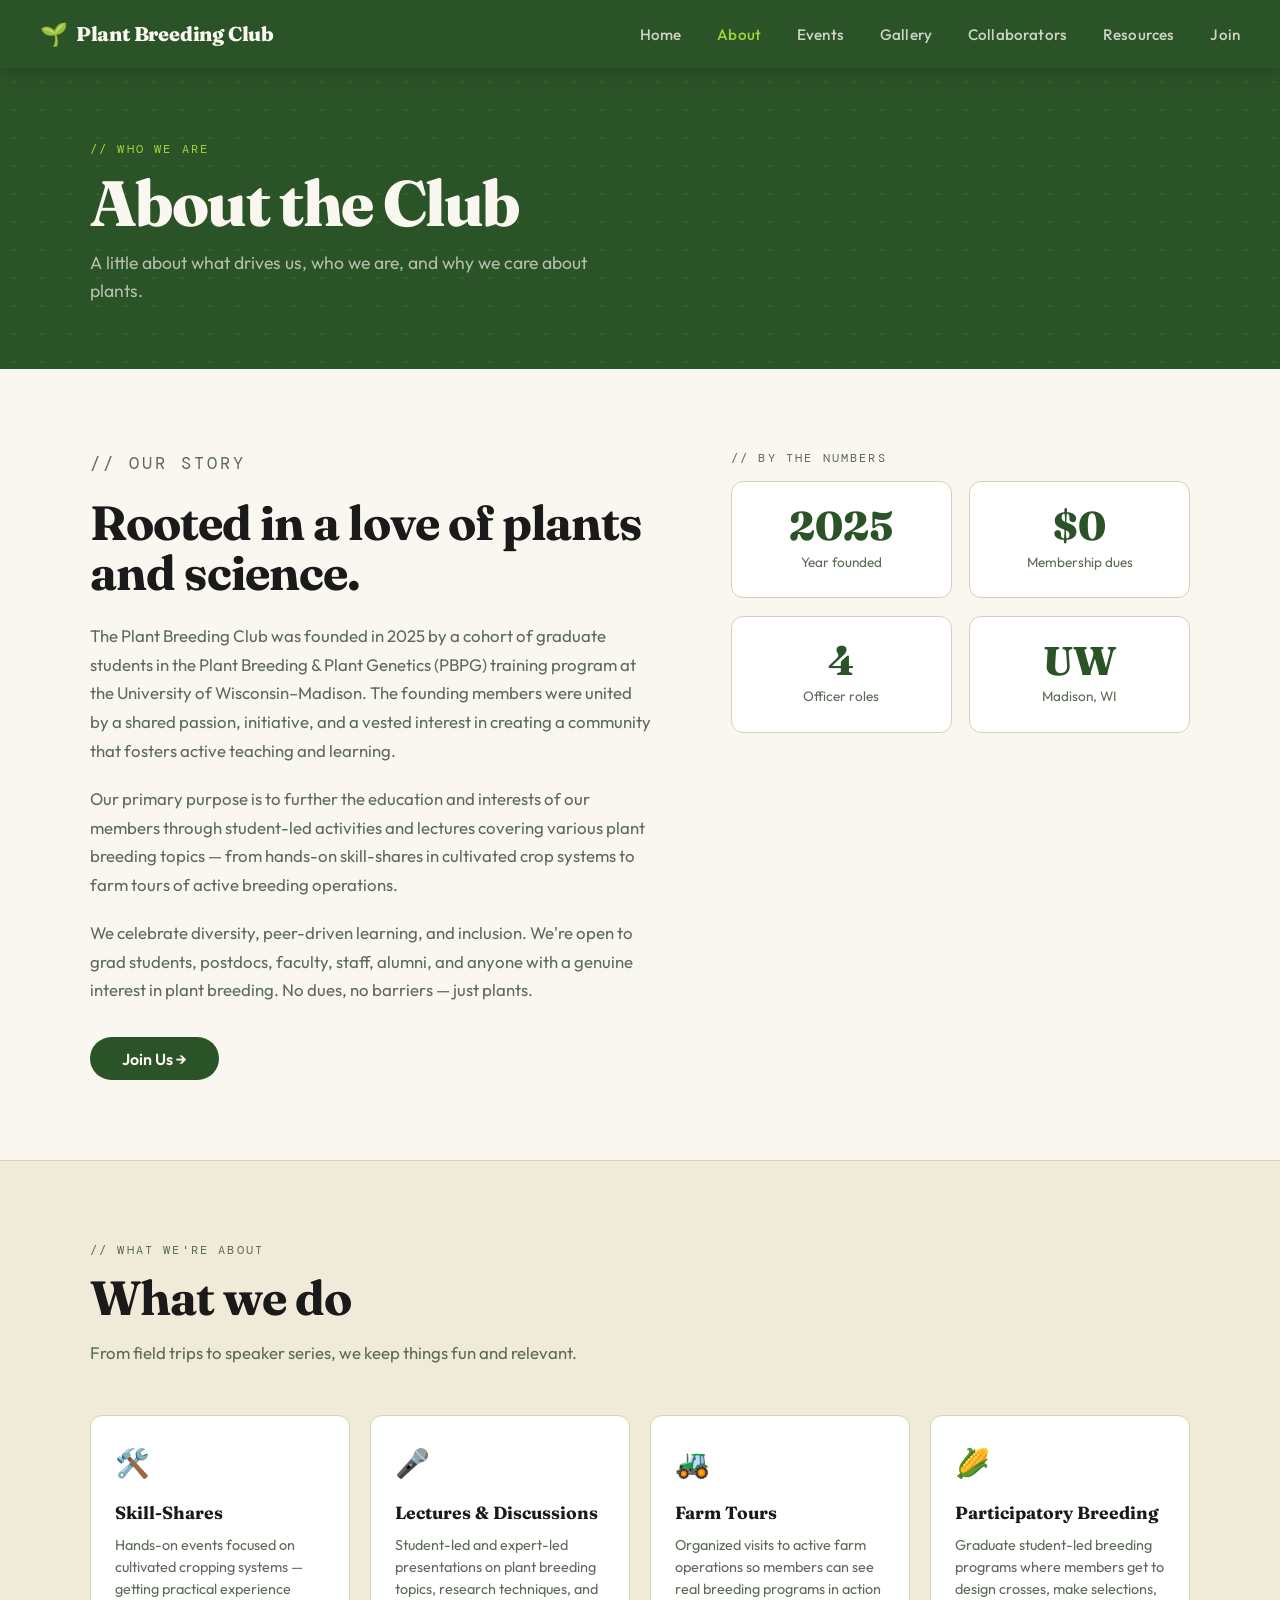
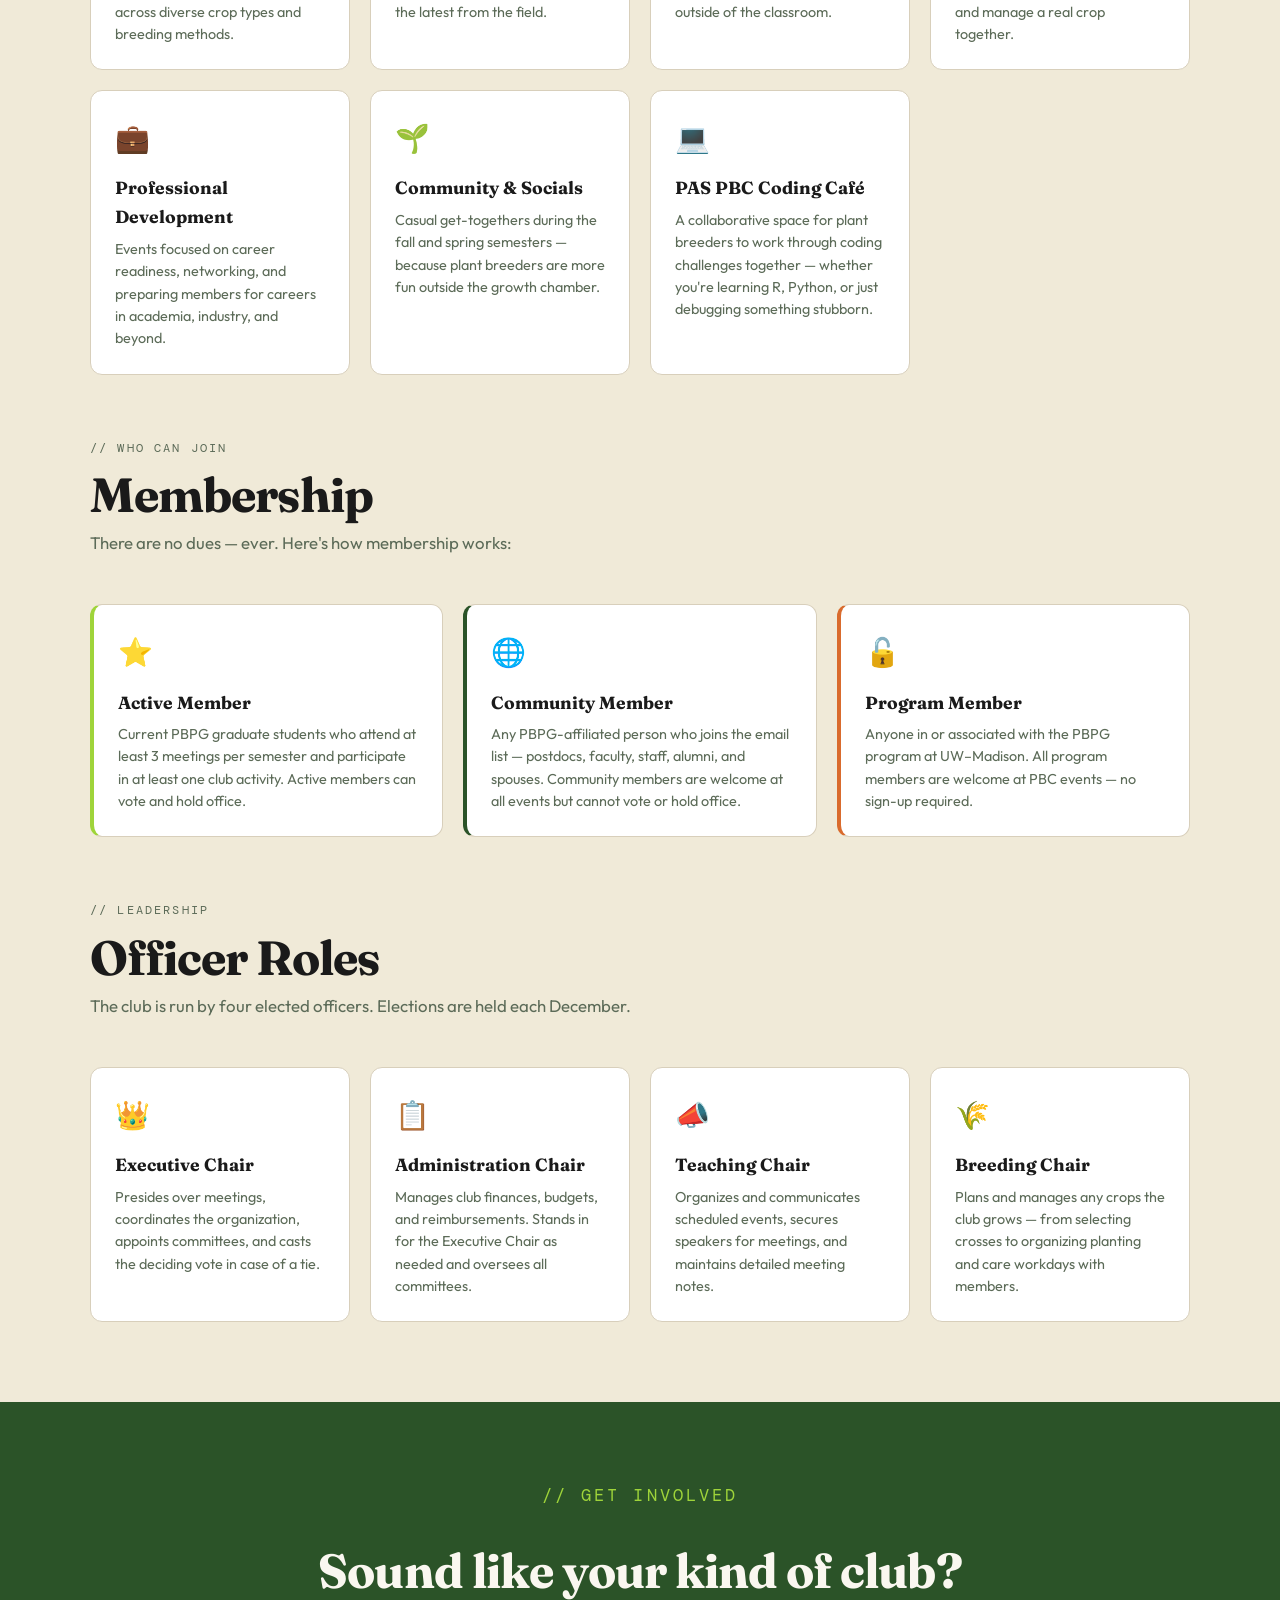
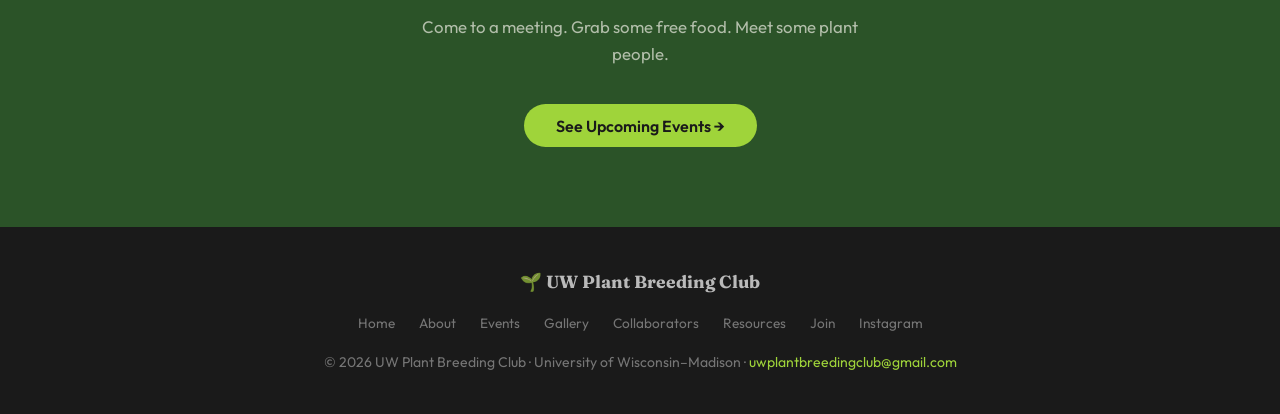
<file: about.html>
<!DOCTYPE html>
<html lang="en">
<head>
  <meta charset="UTF-8" />
  <meta name="viewport" content="width=device-width, initial-scale=1.0" />
  <title>About — UW Plant Breeding Club</title>
  <meta name="description" content="Learn about the UW Plant Breeding Club, our mission, and what we do." />
  <link rel="stylesheet" href="style.css" />
</head>
<body>

  <!-- ===================== NAV ===================== -->
  <nav class="nav">
    <a href="index.html" class="nav-logo">
      <span class="leaf">🌱</span> Plant Breeding Club
    </a>
    <button class="nav-hamburger" aria-label="Toggle menu">
      <span></span><span></span><span></span>
    </button>
    <ul class="nav-links">
      <li><a href="index.html">Home</a></li>
      <li><a href="about.html">About</a></li>
      <li><a href="events.html">Events</a></li>
      <li><a href="gallery.html">Gallery</a></li>
      <li><a href="collaborators.html">Collaborators</a></li>
      <li><a href="resources.html">Resources</a></li>
      <li><a href="join.html">Join</a></li>
    </ul>
  </nav>

  <!-- ===================== PAGE HEADER ===================== -->
  <div class="page-header">
    <div class="page-header-inner">
      <p class="tag">// Who we are</p>
      <h1>About the Club</h1>
      <p>A little about what drives us, who we are, and why we care about plants.</p>
    </div>
  </div>

  <!-- ===================== ABOUT SECTION ===================== -->
  <section>
    <div class="section-inner">
      <div class="about-grid">

        <!-- Left: text -->
        <div class="about-body">
          <p class="tag">// Our story</p>
          <h2 class="section-title" style="margin-bottom: 1.5rem;">Rooted in a love of plants and science.</h2>

          <p>
            The Plant Breeding Club was founded in 2025 by a cohort of graduate students in the
            Plant Breeding &amp; Plant Genetics (PBPG) training program at the University of Wisconsin–Madison.
            The founding members were united by a shared passion, initiative, and a vested interest in
            creating a community that fosters active teaching and learning.
          </p>
          <p>
            Our primary purpose is to further the education and interests of our members through
            student-led activities and lectures covering various plant breeding topics —
            from hands-on skill-shares in cultivated crop systems to farm tours of active breeding operations.
          </p>
          <p>
            We celebrate diversity, peer-driven learning, and inclusion. We're open to grad students,
            postdocs, faculty, staff, alumni, and anyone with a genuine interest in plant breeding.
            No dues, no barriers — just plants.
          </p>

          <div style="margin-top: 2rem;">
            <!--UPDATE: replace # with actual signup link -->
            <a href="join.html" class="btn btn-green">Join Us →</a>
          </div>
        </div>

        <!-- Right: stats -->
        <div>
          <p class="tag">// By the numbers</p>
          <div class="stat-grid" style="margin-top: 0.75rem;">
            <div class="stat-box">
              <div class="stat-num">2025</div>
              <div class="stat-label">Year founded</div>
            </div>
            <div class="stat-box">
              <!--UPDATE: update with real member count -->
              <div class="stat-num">$0</div>
              <div class="stat-label">Membership dues</div>
            </div>
            <div class="stat-box">
              <div class="stat-num">4</div>
              <div class="stat-label">Officer roles</div>
            </div>
            <div class="stat-box">
              <div class="stat-num">UW</div>
              <div class="stat-label">Madison, WI</div>
            </div>
          </div>
        </div>

      </div>
    </div>
  </section>

  <hr />

  <!-- ===================== WHAT WE DO ===================== -->
  <section style="background: var(--cream-dk);">
    <div class="section-inner">
      <p class="tag">// What we're about</p>
      <h2 class="section-title">What we do</h2>
      <p class="section-intro">From field trips to speaker series, we keep things fun and relevant.</p>

      <div class="values-grid">

        <div class="value-card">
          <div class="value-icon">🛠️</div>
          <h4>Skill-Shares</h4>
          <p>Hands-on events focused on cultivated cropping systems — getting practical experience across diverse crop types and breeding methods.</p>
        </div>

        <div class="value-card">
          <div class="value-icon">🎤</div>
          <h4>Lectures & Discussions</h4>
          <p>Student-led and expert-led presentations on plant breeding topics, research techniques, and the latest from the field.</p>
        </div>

        <div class="value-card">
          <div class="value-icon">🚜</div>
          <h4>Farm Tours</h4>
          <p>Organized visits to active farm operations so members can see real breeding programs in action outside of the classroom.</p>
        </div>

        <div class="value-card">
          <div class="value-icon">🌽</div>
          <h4>Participatory Breeding</h4>
          <p>Graduate student-led breeding programs where members get to design crosses, make selections, and manage a real crop together.</p>
        </div>

        <div class="value-card">
          <div class="value-icon">💼</div>
          <h4>Professional Development</h4>
          <p>Events focused on career readiness, networking, and preparing members for careers in academia, industry, and beyond.</p>
        </div>

        <div class="value-card">
          <div class="value-icon">🌱</div>
          <h4>Community & Socials</h4>
          <p>Casual get-togethers during the fall and spring semesters — because plant breeders are more fun outside the growth chamber.</p>
        </div>

        <div class="value-card">
          <div class="value-icon">💻</div>
          <h4>PAS PBC Coding Café</h4>
          <p>A collaborative space for plant breeders to work through coding challenges together — whether you're learning R, Python, or just debugging something stubborn.</p>
        </div>

      </div>

      <!-- Membership types -->
      <div style="margin-top: 4rem;">
        <p class="tag">// Who can join</p>
        <h2 class="section-title" style="margin-bottom: 0.5rem;">Membership</h2>
        <p class="section-intro">There are no dues — ever. Here's how membership works:</p>

        <div style="display: grid; grid-template-columns: repeat(auto-fill, minmax(280px, 1fr)); gap: 1.25rem;">

          <div class="value-card" style="border-left: 4px solid var(--lime);">
            <div class="value-icon">⭐</div>
            <h4>Active Member</h4>
            <p>Current PBPG graduate students who attend at least 3 meetings per semester and participate in at least one club activity. Active members can vote and hold office.</p>
          </div>

          <div class="value-card" style="border-left: 4px solid var(--green);">
            <div class="value-icon">🌐</div>
            <h4>Community Member</h4>
            <p>Any PBPG-affiliated person who joins the email list — postdocs, faculty, staff, alumni, and spouses. Community members are welcome at all events but cannot vote or hold office.</p>
          </div>

          <div class="value-card" style="border-left: 4px solid var(--orange);">
            <div class="value-icon">🔓</div>
            <h4>Program Member</h4>
            <p>Anyone in or associated with the PBPG program at UW–Madison. All program members are welcome at PBC events — no sign-up required.</p>
          </div>

        </div>
      </div>

      <!-- Officers -->
      <div style="margin-top: 4rem;">
        <p class="tag">// Leadership</p>
        <h2 class="section-title" style="margin-bottom: 0.5rem;">Officer Roles</h2>
        <p class="section-intro">The club is run by four elected officers. Elections are held each December.</p>

        <div style="display: grid; grid-template-columns: repeat(auto-fill, minmax(240px, 1fr)); gap: 1.25rem;">

          <div class="value-card">
            <div class="value-icon">👑</div>
            <h4>Executive Chair</h4>
            <p>Presides over meetings, coordinates the organization, appoints committees, and casts the deciding vote in case of a tie.</p>
          </div>

          <div class="value-card">
            <div class="value-icon">📋</div>
            <h4>Administration Chair</h4>
            <p>Manages club finances, budgets, and reimbursements. Stands in for the Executive Chair as needed and oversees all committees.</p>
          </div>

          <div class="value-card">
            <div class="value-icon">📣</div>
            <h4>Teaching Chair</h4>
            <p>Organizes and communicates scheduled events, secures speakers for meetings, and maintains detailed meeting notes.</p>
          </div>

          <div class="value-card">
            <div class="value-icon">🌾</div>
            <h4>Breeding Chair</h4>
            <p>Plans and manages any crops the club grows — from selecting crosses to organizing planting and care workdays with members.</p>
          </div>

        </div>
      </div>
    </div>
  </section>

  <!-- ===================== CTA BAND ===================== -->
  <section class="cta-band">
    <div class="section-inner">
      <p class="tag" style="color: var(--lime);">// Get involved</p>
      <h2 class="section-title">Sound like your kind of club?</h2>
      <p>Come to a meeting. Grab some free food. Meet some plant people.</p>
      <a href="events.html" class="btn btn-lime">See Upcoming Events →</a>
    </div>
  </section>

  <!-- ===================== FOOTER ===================== -->
  <footer>
    <div class="footer-inner">
      <div class="footer-logo">🌱 UW Plant Breeding Club</div>
      <ul class="footer-links">
        <li><a href="index.html">Home</a></li>
        <li><a href="about.html">About</a></li>
        <li><a href="events.html">Events</a></li>
        <li><a href="gallery.html">Gallery</a></li>
        <li><a href="collaborators.html">Collaborators</a></li>
        <li><a href="resources.html">Resources</a></li>
        <li><a href="join.html">Join</a></li>
        <!--UPDATE: replace with your actual Instagram URL -->
        <li><a href="https://instagram.com/uwplantbreedingclub" target="_blank" rel="noopener">Instagram</a></li>
      </ul>
      <p>© 2026 UW Plant Breeding Club · University of Wisconsin–Madison · <a href="mailto:uwplantbreedingclub@gmail.com">uwplantbreedingclub@gmail.com</a></p>
    </div>
  </footer>

  <script src="script.js"></script>
</body>
</html>
</file>
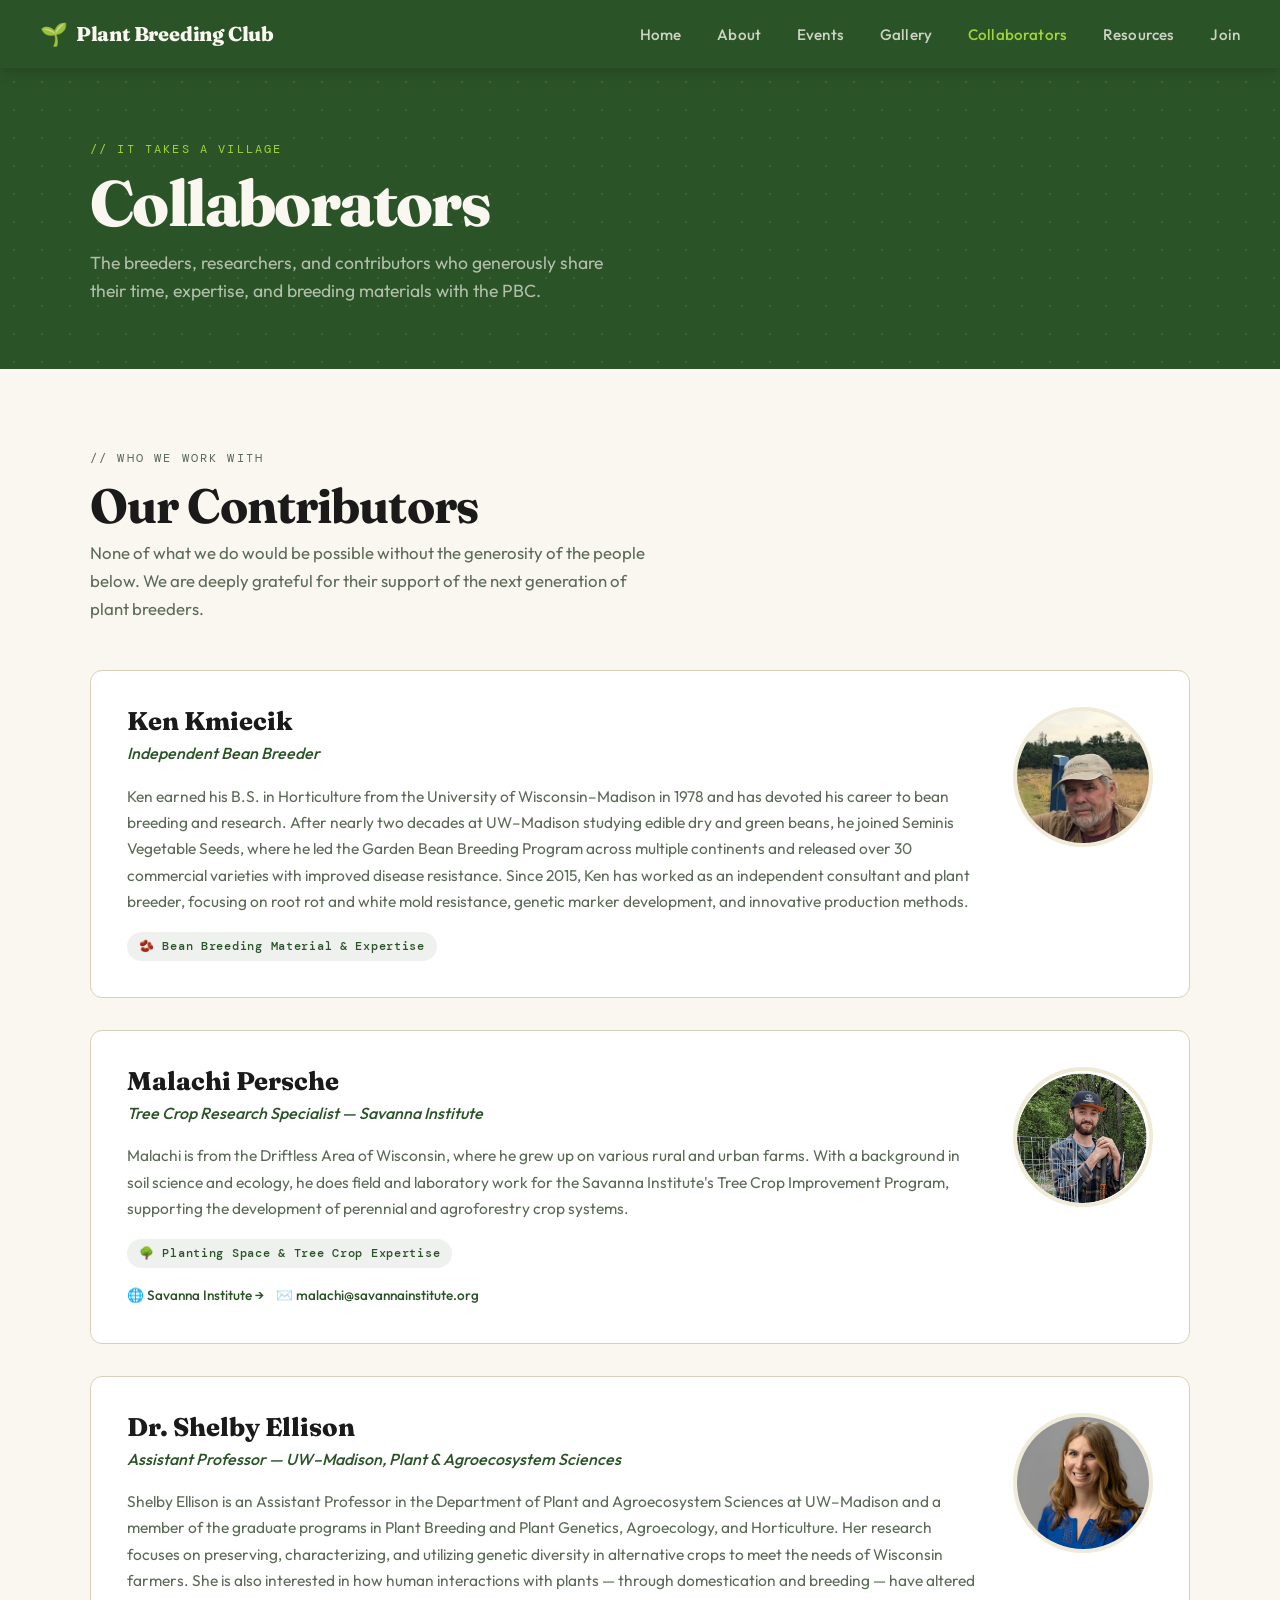
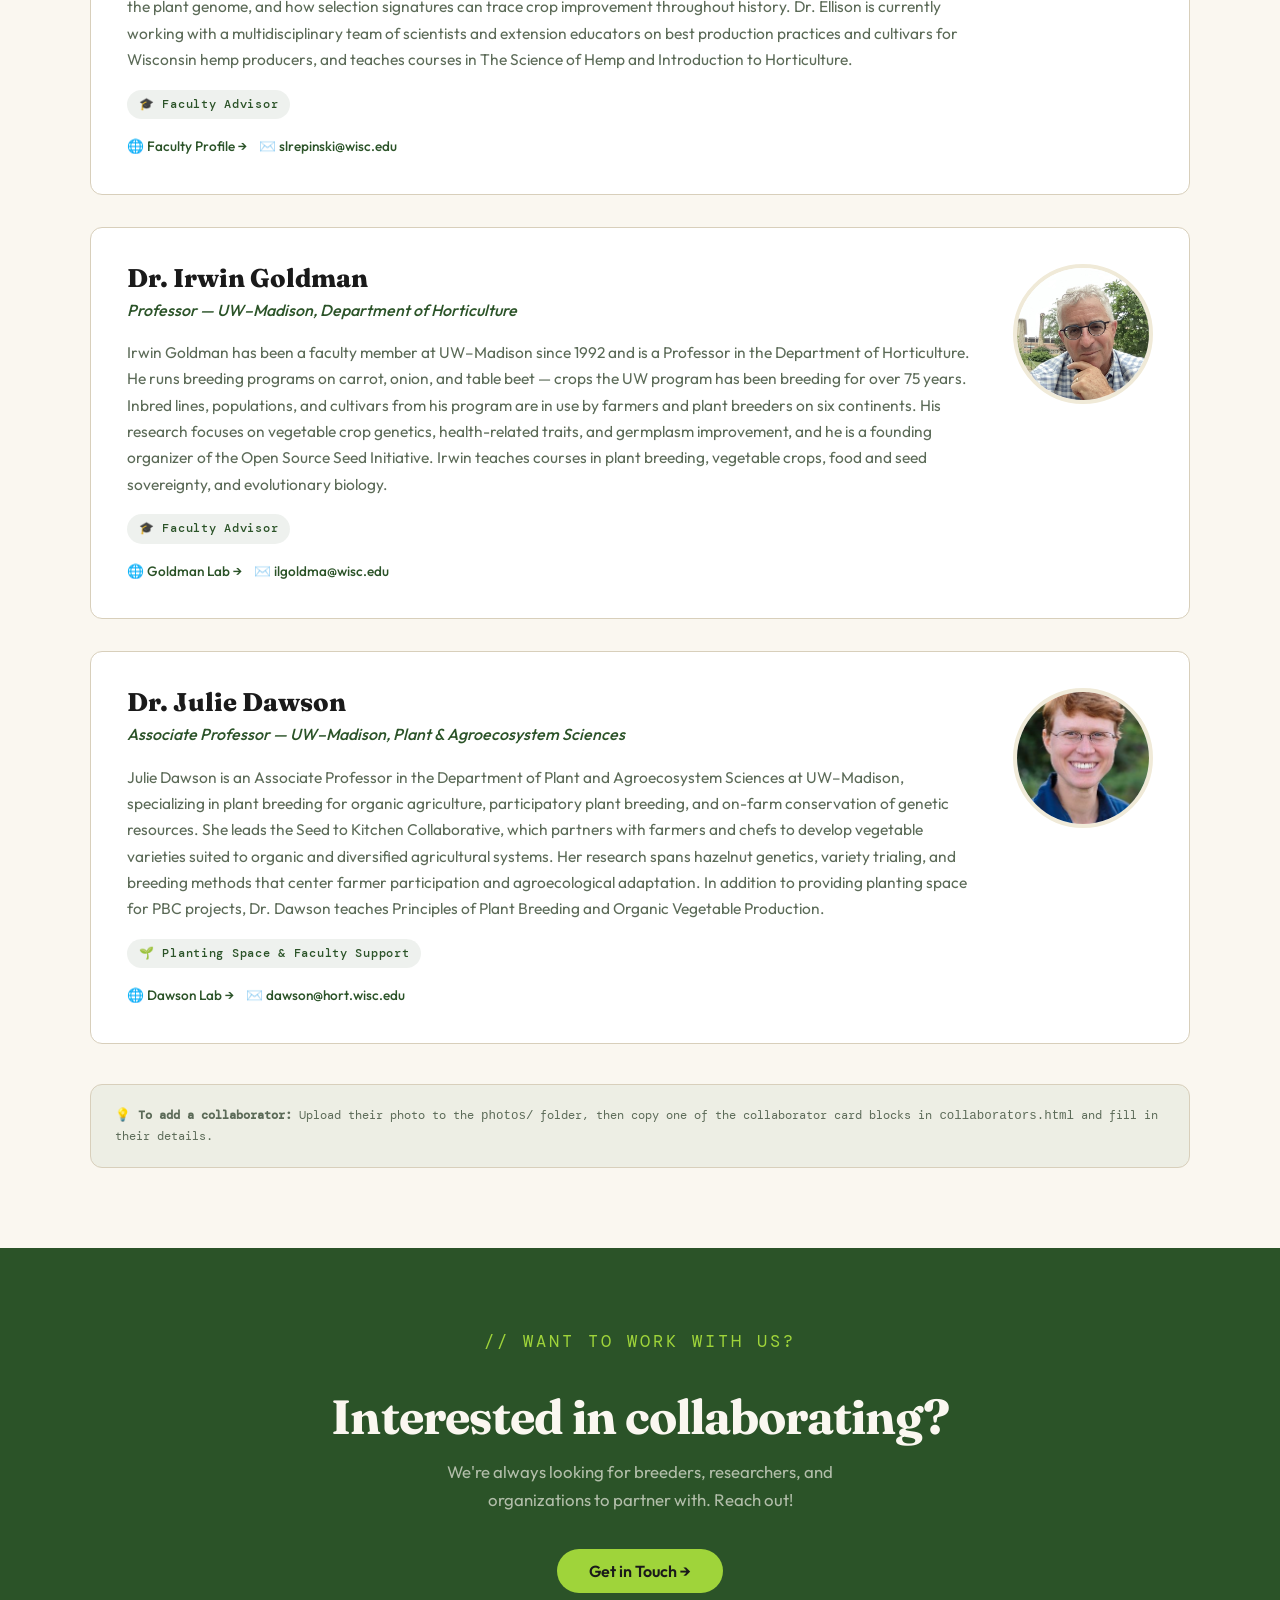
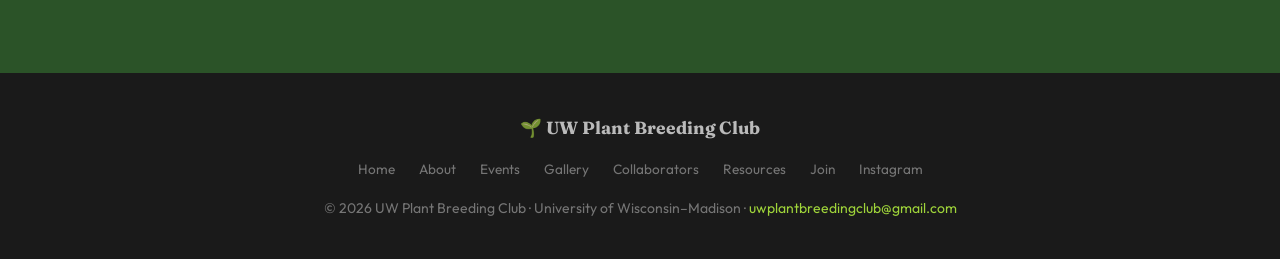
<file: collaborators.html>
<!DOCTYPE html>
<html lang="en">
<head>
  <meta charset="UTF-8" />
  <meta name="viewport" content="width=device-width, initial-scale=1.0" />
  <title>Collaborators — UW Plant Breeding Club</title>
  <meta name="description" content="Meet the breeders, researchers, and contributors who donate their time, expertise, and breeding material to the UW Plant Breeding Club." />
  <link rel="stylesheet" href="style.css" />
  <style>

    /* ---- Collaborator card ---- */
    .collab-list {
      display: grid;
      gap: 2rem;
    }

    .collab-card {
      background: white;
      border: 1px solid var(--border);
      border-radius: var(--radius);
      padding: 2.25rem;
      display: grid;
      grid-template-columns: 1fr auto;
      gap: 2rem;
      align-items: start;
      transition: box-shadow 0.2s, transform 0.2s;
    }
    .collab-card:hover {
      box-shadow: var(--shadow);
      transform: translateY(-3px);
    }

    .collab-photo {
      width: 140px;
      height: 140px;
      border-radius: 50%;
      object-fit: cover;
      border: 4px solid var(--cream-dk);
      flex-shrink: 0;
    }

    .collab-photo-placeholder {
      width: 140px;
      height: 140px;
      border-radius: 50%;
      background: var(--cream-dk);
      border: 4px solid var(--border);
      display: flex;
      align-items: center;
      justify-content: center;
      font-size: 2.5rem;
      flex-shrink: 0;
    }

    .collab-name {
      font-family: var(--font-display);
      font-size: 1.6rem;
      font-weight: 800;
      color: var(--dark);
      line-height: 1.1;
      margin-bottom: 0.3rem;
    }

    .collab-title {
      font-style: italic;
      color: var(--green);
      font-size: 1rem;
      margin-bottom: 1rem;
      font-weight: 500;
    }

    .collab-bio {
      font-size: 0.97rem;
      color: var(--muted);
      line-height: 1.7;
      margin-bottom: 1rem;
    }

    .collab-contribution {
      display: inline-flex;
      align-items: center;
      gap: 0.4rem;
      background: rgba(43, 83, 40, 0.08);
      color: var(--green);
      font-family: var(--font-mono);
      font-size: 0.75rem;
      letter-spacing: 0.06em;
      padding: 0.3rem 0.75rem;
      border-radius: 100px;
      font-weight: 500;
    }

    .collab-links {
      display: flex;
      gap: 0.75rem;
      margin-top: 1rem;
      flex-wrap: wrap;
    }

    .collab-link {
      font-size: 0.85rem;
      color: var(--green);
      font-weight: 500;
      display: inline-flex;
      align-items: center;
      gap: 0.3rem;
    }
    .collab-link:hover { color: var(--green-lt); }

    @media (max-width: 600px) {
      .collab-card {
        grid-template-columns: 1fr;
      }
      .collab-photo,
      .collab-photo-placeholder {
        width: 100px;
        height: 100px;
      }
    }

  </style>
</head>
<body>

  <!-- ===================== NAV ===================== -->
  <nav class="nav">
    <a href="index.html" class="nav-logo">
      <span class="leaf">🌱</span> Plant Breeding Club
    </a>
    <button class="nav-hamburger" aria-label="Toggle menu">
      <span></span><span></span><span></span>
    </button>
    <ul class="nav-links">
      <li><a href="index.html">Home</a></li>
      <li><a href="about.html">About</a></li>
      <li><a href="events.html">Events</a></li>
      <li><a href="gallery.html">Gallery</a></li>
      <li><a href="collaborators.html">Collaborators</a></li>
      <li><a href="resources.html">Resources</a></li>
      <li><a href="join.html">Join</a></li>
    </ul>
  </nav>

  <!-- ===================== PAGE HEADER ===================== -->
  <div class="page-header">
    <div class="page-header-inner">
      <p class="tag">// It takes a village</p>
      <h1>Collaborators</h1>
      <p>
        The breeders, researchers, and contributors who generously share their time,
        expertise, and breeding materials with the PBC.
      </p>
    </div>
  </div>

  <!-- ===================== COLLABORATORS ===================== -->
  <section>
    <div class="section-inner">

      <p class="tag">// Who we work with</p>
      <h2 class="section-title" style="margin-bottom: 0.5rem;">Our Contributors</h2>
      <p class="section-intro">
        None of what we do would be possible without the generosity of the people below.
        We are deeply grateful for their support of the next generation of plant breeders.
      </p>

      <div class="collab-list">

        <!-- ===================== KEN KMIECIK ===================== -->
        <div class="collab-card">
          <div>
            <div class="collab-name">Ken Kmiecik</div>
            <div class="collab-title">Independent Bean Breeder</div>
            <p class="collab-bio">
              Ken earned his B.S. in Horticulture from the University of Wisconsin–Madison in 1978
              and has devoted his career to bean breeding and research. After nearly two decades at
              UW–Madison studying edible dry and green beans, he joined Seminis Vegetable Seeds,
              where he led the Garden Bean Breeding Program across multiple continents and released
              over 30 commercial varieties with improved disease resistance. Since 2015, Ken has
              worked as an independent consultant and plant breeder, focusing on root rot and white
              mold resistance, genetic marker development, and innovative production methods.
            </p>
            <span class="collab-contribution">🫘 Bean Breeding Material & Expertise</span>
            <!--UPDATE: add a website or contact link for Ken if available -->
            <!--
            <div class="collab-links">
              <a href="#" target="_blank" rel="noopener" class="collab-link">🌐 Website →</a>
            </div>
            -->
          </div>
          <img src="photos/Ken_headshot.jpg" alt="Ken Kmiecik" class="collab-photo" />
        </div>

        <!-- ===================== MALACHI PERSCHE ===================== -->
        <div class="collab-card">
          <div>
            <div class="collab-name">Malachi Persche</div>
            <div class="collab-title">Tree Crop Research Specialist — Savanna Institute</div>
            <p class="collab-bio">
              Malachi is from the Driftless Area of Wisconsin, where he grew up on various rural
              and urban farms. With a background in soil science and ecology, he does field and
              laboratory work for the Savanna Institute's Tree Crop Improvement Program, supporting
              the development of perennial and agroforestry crop systems.
            </p>
            <span class="collab-contribution">🌳 Planting Space & Tree Crop Expertise</span>
            <div class="collab-links">
              <a href="https://www.savannainstitute.org" target="_blank" rel="noopener" class="collab-link">🌐 Savanna Institute →</a>
              <a href="mailto:malachi@savannainstitute.org" class="collab-link">✉️ malachi@savannainstitute.org</a>
            </div>
          </div>
          <img src="photos/Malachi-Persche-qzrqne467hjpgvmvny093ecbdyo5a0duqa3ca8subs.png" alt="Malachi Persche" class="collab-photo" />
        </div>

        <!-- ===================== SHELBY ELLISON ===================== -->
        <div class="collab-card">
          <div>
            <div class="collab-name">Dr. Shelby Ellison</div>
            <div class="collab-title">Assistant Professor — UW–Madison, Plant & Agroecosystem Sciences</div>
            <p class="collab-bio">
              Shelby Ellison is an Assistant Professor in the Department of Plant and Agroecosystem
              Sciences at UW–Madison and a member of the graduate programs in Plant Breeding and Plant
              Genetics, Agroecology, and Horticulture. Her research focuses on preserving, characterizing,
              and utilizing genetic diversity in alternative crops to meet the needs of Wisconsin farmers.
              She is also interested in how human interactions with plants — through domestication and
              breeding — have altered the plant genome, and how selection signatures can trace crop
              improvement throughout history. Dr. Ellison is currently working with a multidisciplinary
              team of scientists and extension educators on best production practices and cultivars for
              Wisconsin hemp producers, and teaches courses in The Science of Hemp and Introduction to Horticulture.
            </p>
            <span class="collab-contribution">🎓 Faculty Advisor</span>
            <div class="collab-links">
              <a href="https://pasdept.wisc.edu/directory/shelby-ellison/" target="_blank" rel="noopener" class="collab-link">🌐 Faculty Profile →</a>
              <a href="mailto:slrepinski@wisc.edu" class="collab-link">✉️ slrepinski@wisc.edu</a>
            </div>
          </div>
          <img src="photos/Shelby_Ellison-1024x683.jpg" alt="Dr. Shelby Ellison" class="collab-photo" />
        </div>

        <!-- ===================== IRWIN GOLDMAN ===================== -->
        <div class="collab-card">
          <div>
            <div class="collab-name">Dr. Irwin Goldman</div>
            <div class="collab-title">Professor — UW–Madison, Department of Horticulture</div>
            <p class="collab-bio">
              Irwin Goldman has been a faculty member at UW–Madison since 1992 and is a Professor
              in the Department of Horticulture. He runs breeding programs on carrot, onion, and
              table beet — crops the UW program has been breeding for over 75 years. Inbred lines,
              populations, and cultivars from his program are in use by farmers and plant breeders
              on six continents. His research focuses on vegetable crop genetics, health-related
              traits, and germplasm improvement, and he is a founding organizer of the Open Source
              Seed Initiative. Irwin teaches courses in plant breeding, vegetable crops, food and
              seed sovereignty, and evolutionary biology.
            </p>
            <span class="collab-contribution">🎓 Faculty Advisor</span>
            <div class="collab-links">
              <a href="https://goldman.horticulture.wisc.edu" target="_blank" rel="noopener" class="collab-link">🌐 Goldman Lab →</a>
              <a href="mailto:ilgoldma@wisc.edu" class="collab-link">✉️ ilgoldma@wisc.edu</a>
            </div>
          </div>
          <img src="photos/Irwin-Goldman-2023-1536x1025.jpg" alt="Dr. Irwin Goldman" class="collab-photo" />
        </div>

        <!-- ===================== JULIE DAWSON ===================== -->
        <div class="collab-card">
          <div>
            <div class="collab-name">Dr. Julie Dawson</div>
            <div class="collab-title">Associate Professor — UW–Madison, Plant & Agroecosystem Sciences</div>
            <p class="collab-bio">
              Julie Dawson is an Associate Professor in the Department of Plant and Agroecosystem
              Sciences at UW–Madison, specializing in plant breeding for organic agriculture,
              participatory plant breeding, and on-farm conservation of genetic resources. She leads
              the Seed to Kitchen Collaborative, which partners with farmers and chefs to develop
              vegetable varieties suited to organic and diversified agricultural systems. Her research
              spans hazelnut genetics, variety trialing, and breeding methods that center farmer
              participation and agroecological adaptation. In addition to providing planting space for
              PBC projects, Dr. Dawson teaches Principles of Plant Breeding and Organic Vegetable Production.
            </p>
            <span class="collab-contribution">🌱 Planting Space & Faculty Support</span>
            <div class="collab-links">
              <a href="https://dawson.horticulture.wisc.edu" target="_blank" rel="noopener" class="collab-link">🌐 Dawson Lab →</a>
              <a href="mailto:dawson@hort.wisc.edu" class="collab-link">✉️ dawson@hort.wisc.edu</a>
            </div>
          </div>
          <img src="photos/Julie-Dawson-2018-e1540843763561.jpg" alt="Dr. Julie Dawson" class="collab-photo" />
        </div>

      </div>

      <!-- Note about expanding -->
      <div style="margin-top: 2.5rem; background: rgba(43,83,40,0.06); border: 1px solid var(--border); border-radius: var(--radius); padding: 1.25rem 1.5rem;">
        <p style="font-family: var(--font-mono); font-size: 0.78rem; color: var(--muted); margin: 0;">
          💡 <strong>To add a collaborator:</strong> Upload their photo to the <code>photos/</code> folder, then copy one of the collaborator card blocks in <code>collaborators.html</code> and fill in their details.
        </p>
      </div>

    </div>
  </section>

  <!-- ===================== CTA ===================== -->
  <section class="cta-band">
    <div class="section-inner">
      <p class="tag" style="color: var(--lime);">// Want to work with us?</p>
      <h2 class="section-title">Interested in collaborating?</h2>
      <p>We're always looking for breeders, researchers, and organizations to partner with. Reach out!</p>
      <a href="mailto:uwplantbreedingclub@gmail.com" class="btn btn-lime">Get in Touch →</a>
    </div>
  </section>

  <!-- ===================== FOOTER ===================== -->
  <footer>
    <div class="footer-inner">
      <div class="footer-logo">🌱 UW Plant Breeding Club</div>
      <ul class="footer-links">
        <li><a href="index.html">Home</a></li>
        <li><a href="about.html">About</a></li>
        <li><a href="events.html">Events</a></li>
        <li><a href="gallery.html">Gallery</a></li>
        <li><a href="collaborators.html">Collaborators</a></li>
        <li><a href="resources.html">Resources</a></li>
        <li><a href="join.html">Join</a></li>
        <!--UPDATE: replace with your actual Instagram URL -->
        <li><a href="https://instagram.com/uwplantbreedingclub" target="_blank" rel="noopener">Instagram</a></li>
      </ul>
      <p>© 2026 UW Plant Breeding Club · University of Wisconsin–Madison · <a href="mailto:uwplantbreedingclub@gmail.com">uwplantbreedingclub@gmail.com</a></p>
    </div>
  </footer>

  <script src="script.js"></script>
</body>
</html>
</file>
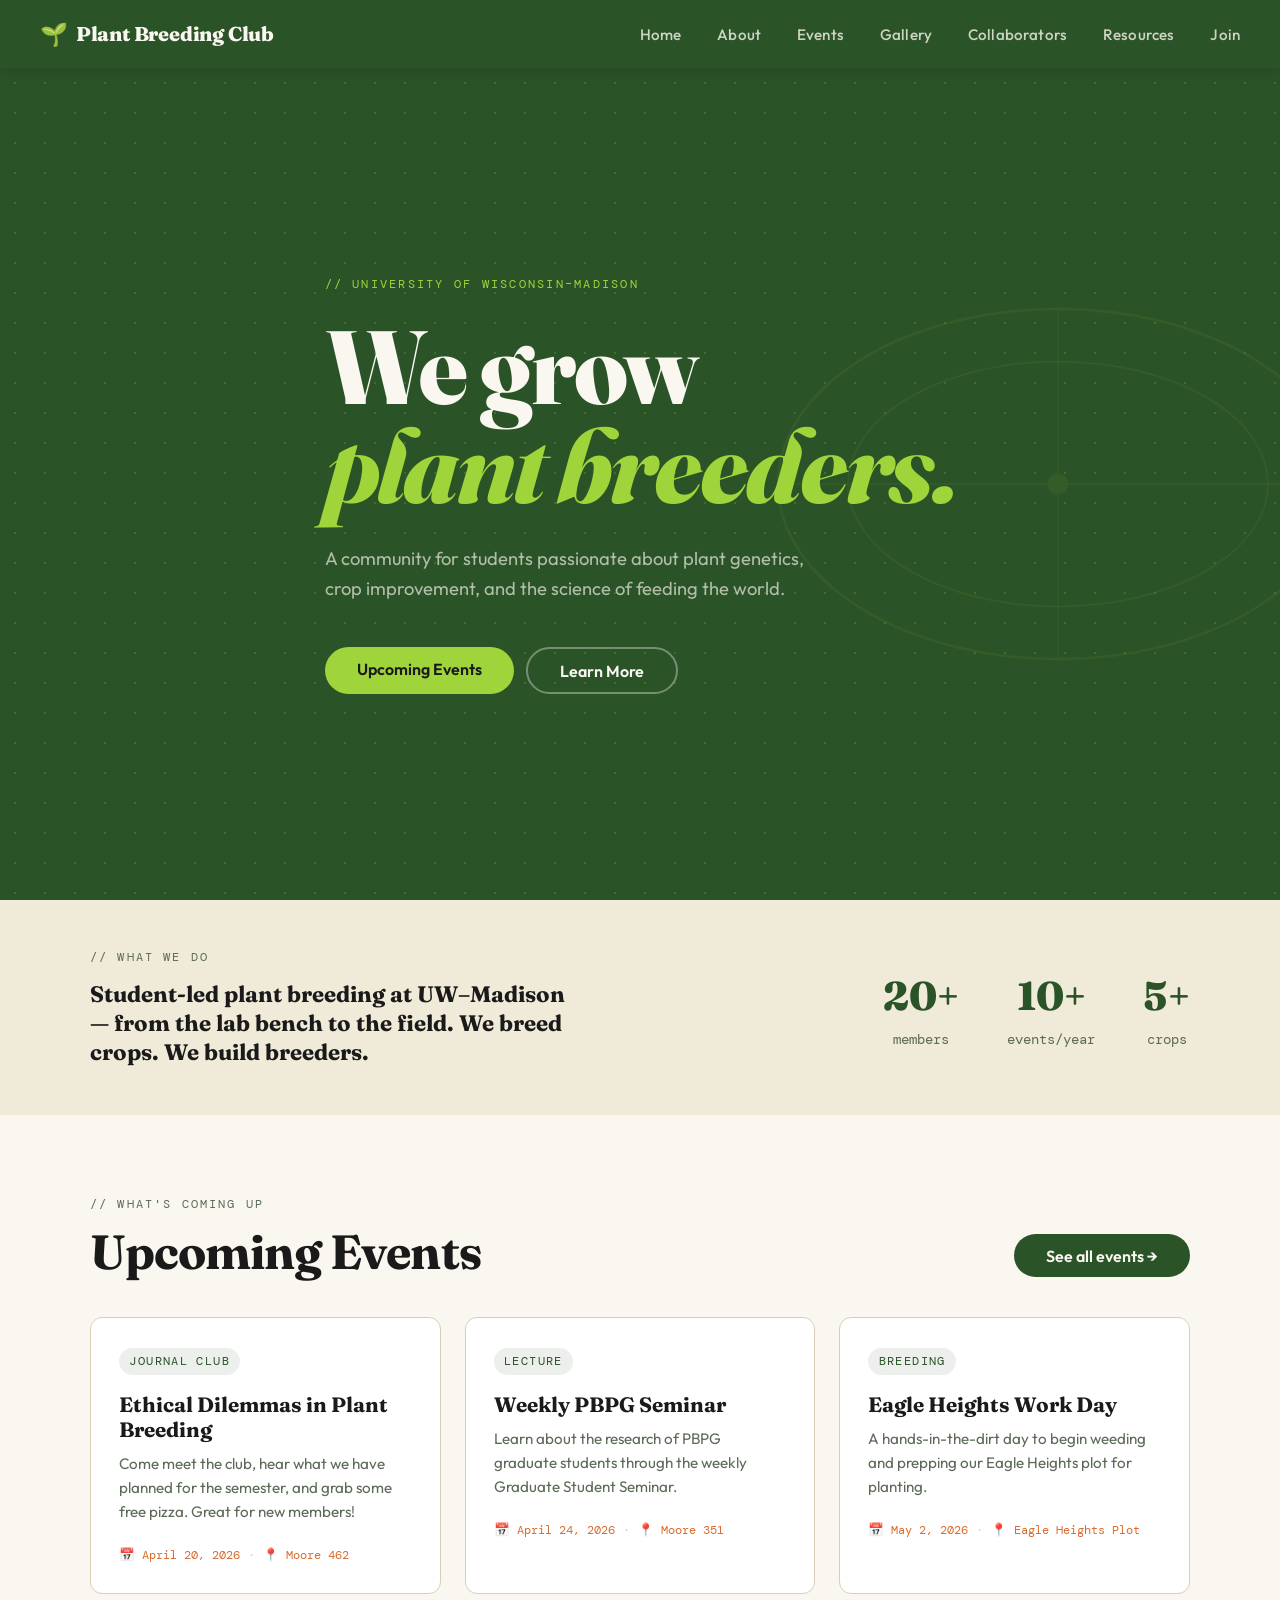
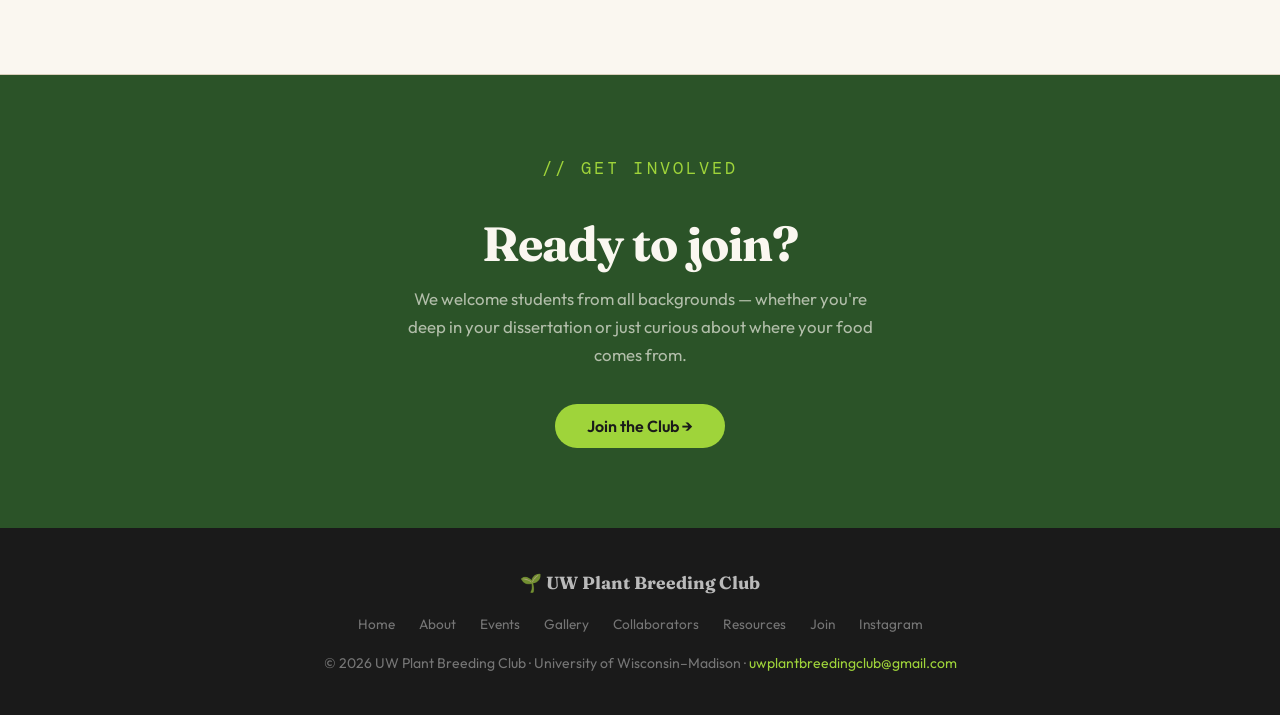
<file: index_2.html>
<!DOCTYPE html>
<html lang="en">
<head>
  <meta charset="UTF-8" />
  <meta name="viewport" content="width=device-width, initial-scale=1.0" />
  <title>UW Plant Breeding Club</title>
  <meta name="description" content="The Plant Breeding Club at the University of Wisconsin–Madison. Growing the next generation of plant scientists." />
  <link rel="stylesheet" href="style.css" />
</head>
<body>

  <!-- ===================== NAV ===================== -->
  <nav class="nav">
    <a href="index.html" class="nav-logo">
      <span class="leaf">🌱</span> Plant Breeding Club
    </a>
    <button class="nav-hamburger" aria-label="Toggle menu">
      <span></span><span></span><span></span>
    </button>
    <ul class="nav-links">
      <li><a href="index.html">Home</a></li>
      <li><a href="about.html">About</a></li>
      <li><a href="events.html">Events</a></li>
      <li><a href="gallery.html">Gallery</a></li>
      <li><a href="collaborators.html">Collaborators</a></li>
      <li><a href="resources.html">Resources</a></li>
      <li><a href="join.html">Join</a></li>
    </ul>
  </nav>

  <!-- ===================== HERO ===================== -->
  <section class="hero">
    <div class="hero-bg"></div>

    <!-- Decorative SVG seed shape -->
    <svg class="hero-blob" viewBox="0 0 400 400" xmlns="http://www.w3.org/2000/svg" aria-hidden="true">
      <ellipse cx="200" cy="200" rx="160" ry="100" fill="none" stroke="#9fd43a" stroke-width="1.5" />
      <ellipse cx="200" cy="200" rx="120" ry="70" fill="none" stroke="#9fd43a" stroke-width="1" />
      <line x1="40" y1="200" x2="360" y2="200" stroke="#9fd43a" stroke-width="0.75" />
      <line x1="200" y1="100" x2="200" y2="300" stroke="#9fd43a" stroke-width="0.75" />
      <circle cx="200" cy="200" r="6" fill="#9fd43a" />
    </svg>

    <div class="hero-content">
      <p class="hero-tag">// University of Wisconsin–Madison</p>
      <h1>We grow<br /><em>plant breeders.</em></h1>
      <p class="hero-sub">
        A community for students passionate about plant genetics, crop improvement,
        and the science of feeding the world.
      </p>
      <div class="hero-btns">
        <a href="events.html" class="btn btn-lime">Upcoming Events</a>
        <a href="about.html" class="btn btn-outline">Learn More</a>
      </div>
    </div>
  </section>

  <!-- ===================== INTRO STRIP ===================== -->
  <section style="background: var(--cream-dk); padding: 3rem 2.5rem;">
    <div class="section-inner" style="display: flex; align-items: center; justify-content: space-between; gap: 2rem; flex-wrap: wrap;">
      <div>
        <p class="tag">// What we do</p>
        <p style="font-family: var(--font-display); font-size: 1.4rem; font-weight: 700; color: var(--dark); max-width: 480px; line-height: 1.3;">
          Student-led plant breeding at UW–Madison — from the lab bench to the field. We breed crops. We build breeders.
        </p>
      </div>
      <div style="display: flex; gap: 3rem; flex-wrap: wrap;">
        <div style="text-align: center;">
          <div style="font-family: var(--font-display); font-size: 2.5rem; font-weight: 800; color: var(--green);">
            <!--UPDATE: number of members -->
            20+
          </div>
          <div style="font-size: 0.85rem; color: var(--muted); font-family: var(--font-mono);">members</div>
        </div>
        <div style="text-align: center;">
          <div style="font-family: var(--font-display); font-size: 2.5rem; font-weight: 800; color: var(--green);">
            <!--UPDATE: events per year -->
            10+
          </div>
          <div style="font-size: 0.85rem; color: var(--muted); font-family: var(--font-mono);">events/year</div>
        </div>
        <div style="text-align: center;">
          <div style="font-family: var(--font-display); font-size: 2.5rem; font-weight: 800; color: var(--green);">
            <!--UPDATE: number of crops represented -->
            5+
          </div>
          <div style="font-size: 0.85rem; color: var(--muted); font-family: var(--font-mono);">crops</div>
        </div>
      </div>
    </div>
  </section>

  <!-- ===================== UPCOMING EVENTS ===================== -->
  <section>
    <div class="section-inner">
      <div class="section-header">
        <div>
          <p class="tag">// What's coming up</p>
          <h2 class="section-title">Upcoming Events</h2>
        </div>
        <a href="events.html" class="btn btn-green">See all events →</a>
      </div>

      <div class="card-grid">

        <!-- EVENT CARD 1 -->
        <div class="card">
          <span class="card-badge">Journal Club</span>
          <h3>Ethical Dilemmas in Plant Breeding</h3>
          <p>Come meet the club, hear what we have planned for the semester, and grab some free pizza. Great for new members!</p>
          <div class="card-meta">
            <span>📅 April 20, 2026</span>
            <span class="dot">·</span>
            <span>📍 Moore 462</span>
          </div>
        </div>

        <!-- EVENT CARD 2 -->
        <div class="card">
          <span class="card-badge">Lecture</span>
          <h3>Weekly PBPG Seminar</h3>
          <p>Learn about the research of PBPG graduate students through the weekly Graduate Student Seminar.</p>
          <div class="card-meta">
            <span>📅 April 24, 2026</span>
            <span class="dot">·</span>
            <span>📍 Moore 351</span>
          </div>
        </div>

        <!-- EVENT CARD 3 -->
        <div class="card">
          <span class="card-badge">Breeding</span>
          <h3>Eagle Heights Work Day</h3>
          <p>A hands-in-the-dirt day to begin weeding and prepping our Eagle Heights plot for planting.</p>
          <div class="card-meta">
            <span>📅 May 2, 2026</span>
            <span class="dot">·</span>
            <span>📍 Eagle Heights Plot</span>
          </div>
        </div>

      </div>
    </div>
  </section>

  <hr />

  <!-- ===================== CTA BAND ===================== -->
  <section class="cta-band">
    <div class="section-inner">
      <p class="tag" style="color: var(--lime);">// Get involved</p>
      <h2 class="section-title">Ready to join?</h2>
      <p>
        We welcome students from all backgrounds — whether you're deep in your dissertation
        or just curious about where your food comes from.
      </p>
      <!--UPDATE: replace # with your actual signup link -->
      <a href="join.html" class="btn btn-lime">Join the Club →</a>
    </div>
  </section>

  <!-- ===================== FOOTER ===================== -->
  <footer>
    <div class="footer-inner">
      <div class="footer-logo">🌱 UW Plant Breeding Club</div>
      <ul class="footer-links">
        <li><a href="index.html">Home</a></li>
        <li><a href="about.html">About</a></li>
        <li><a href="events.html">Events</a></li>
        <li><a href="gallery.html">Gallery</a></li>
        <li><a href="collaborators.html">Collaborators</a></li>
        <li><a href="resources.html">Resources</a></li>
        <li><a href="join.html">Join</a></li>
        <!--UPDATE: replace with your actual Instagram URL -->
        <li><a href="https://instagram.com/uwplantbreedingclub" target="_blank" rel="noopener">Instagram</a></li>
      </ul>
      <!--UPDATE: year and contact email -->
      <p>© 2026 UW Plant Breeding Club · University of Wisconsin–Madison · <a href="mailto:uwplantbreedingclub@gmail.com">uwplantbreedingclub@gmail.com</a></p>
    </div>
  </footer>

  <script src="script.js"></script>
</body>
</html>
</file>
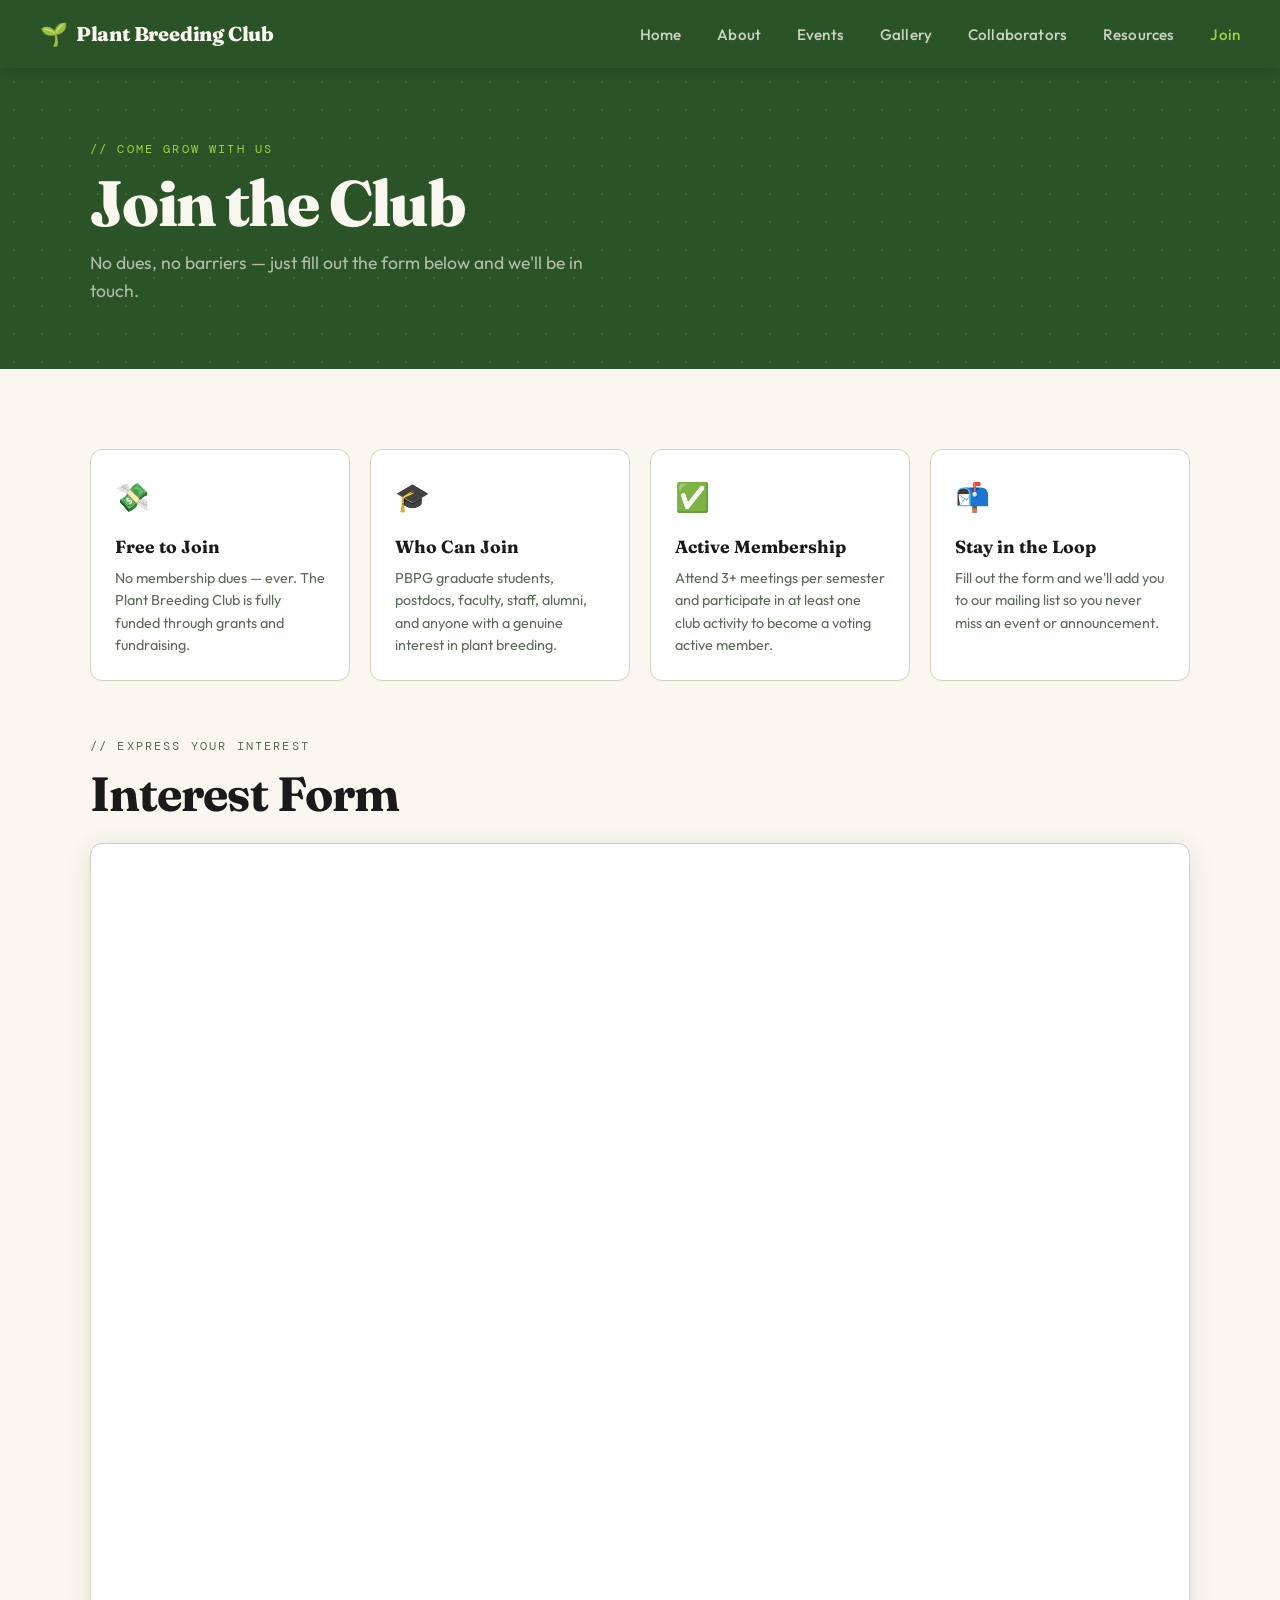
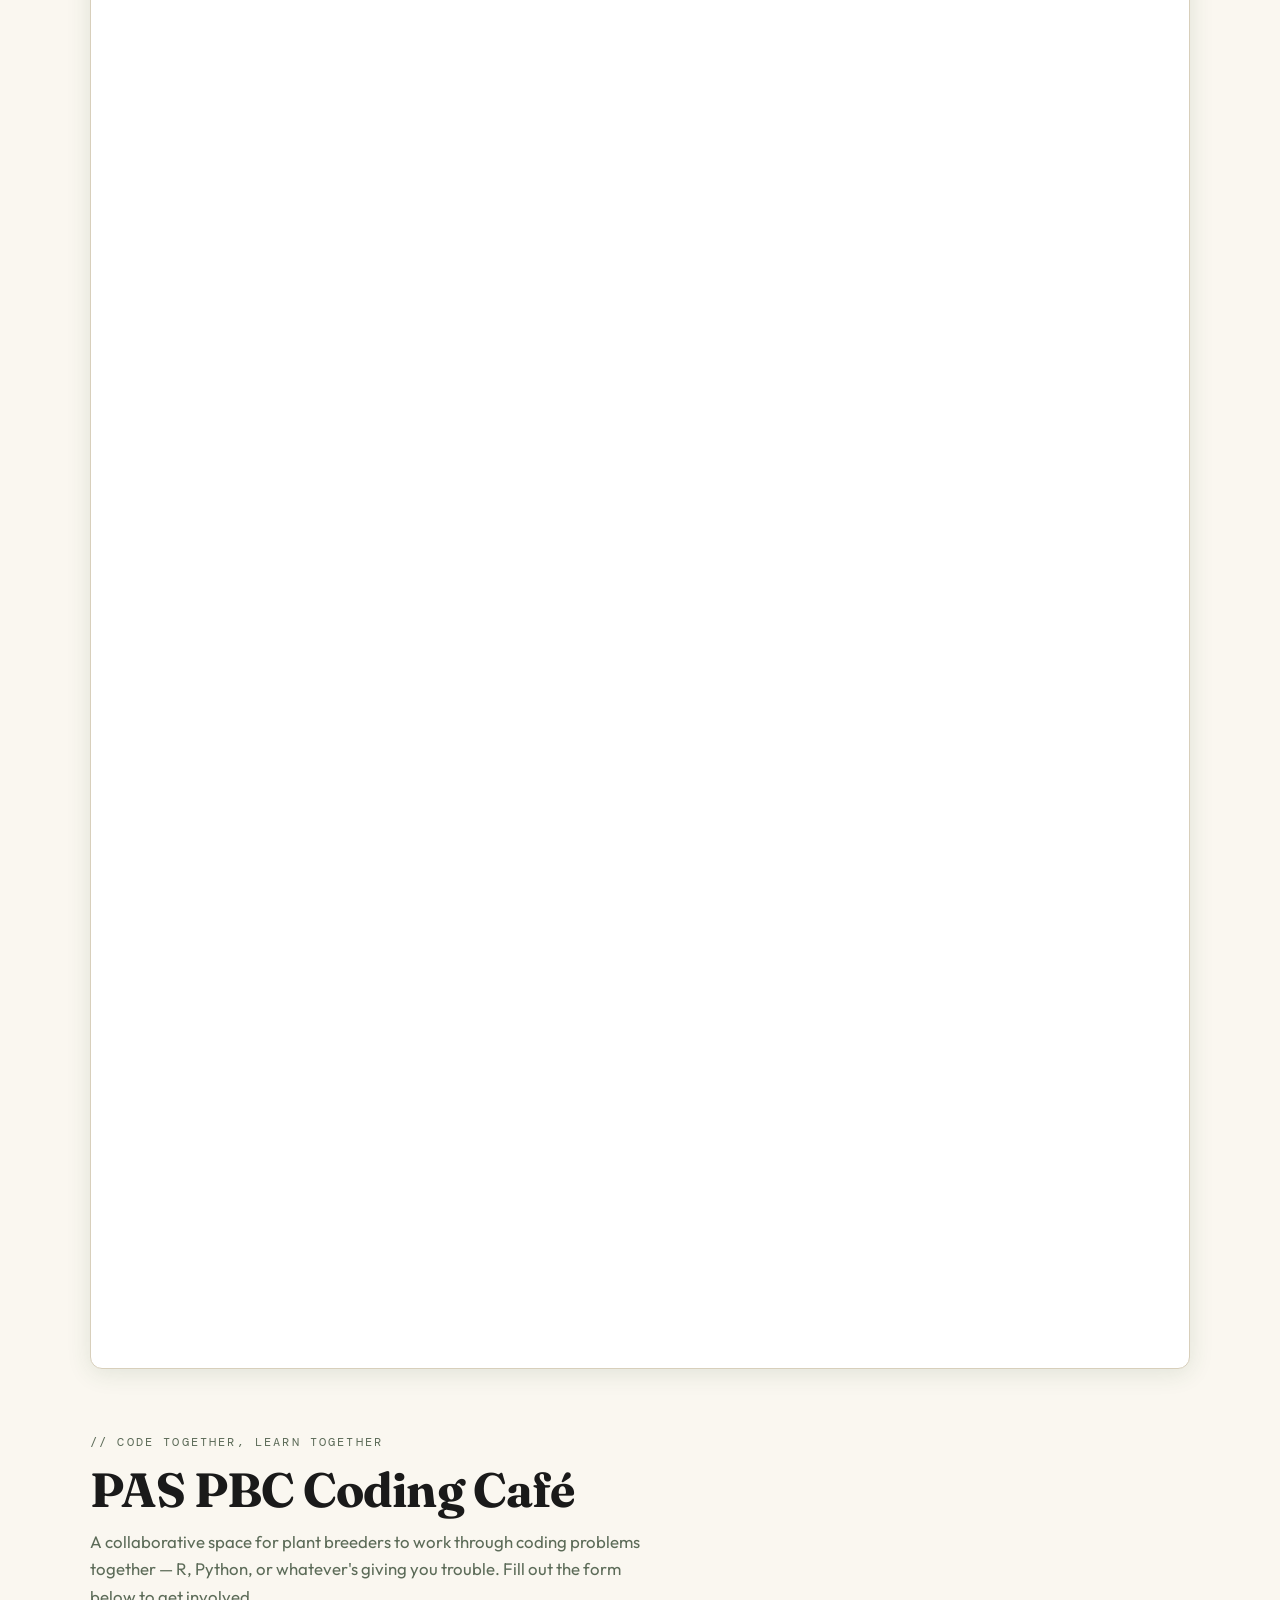
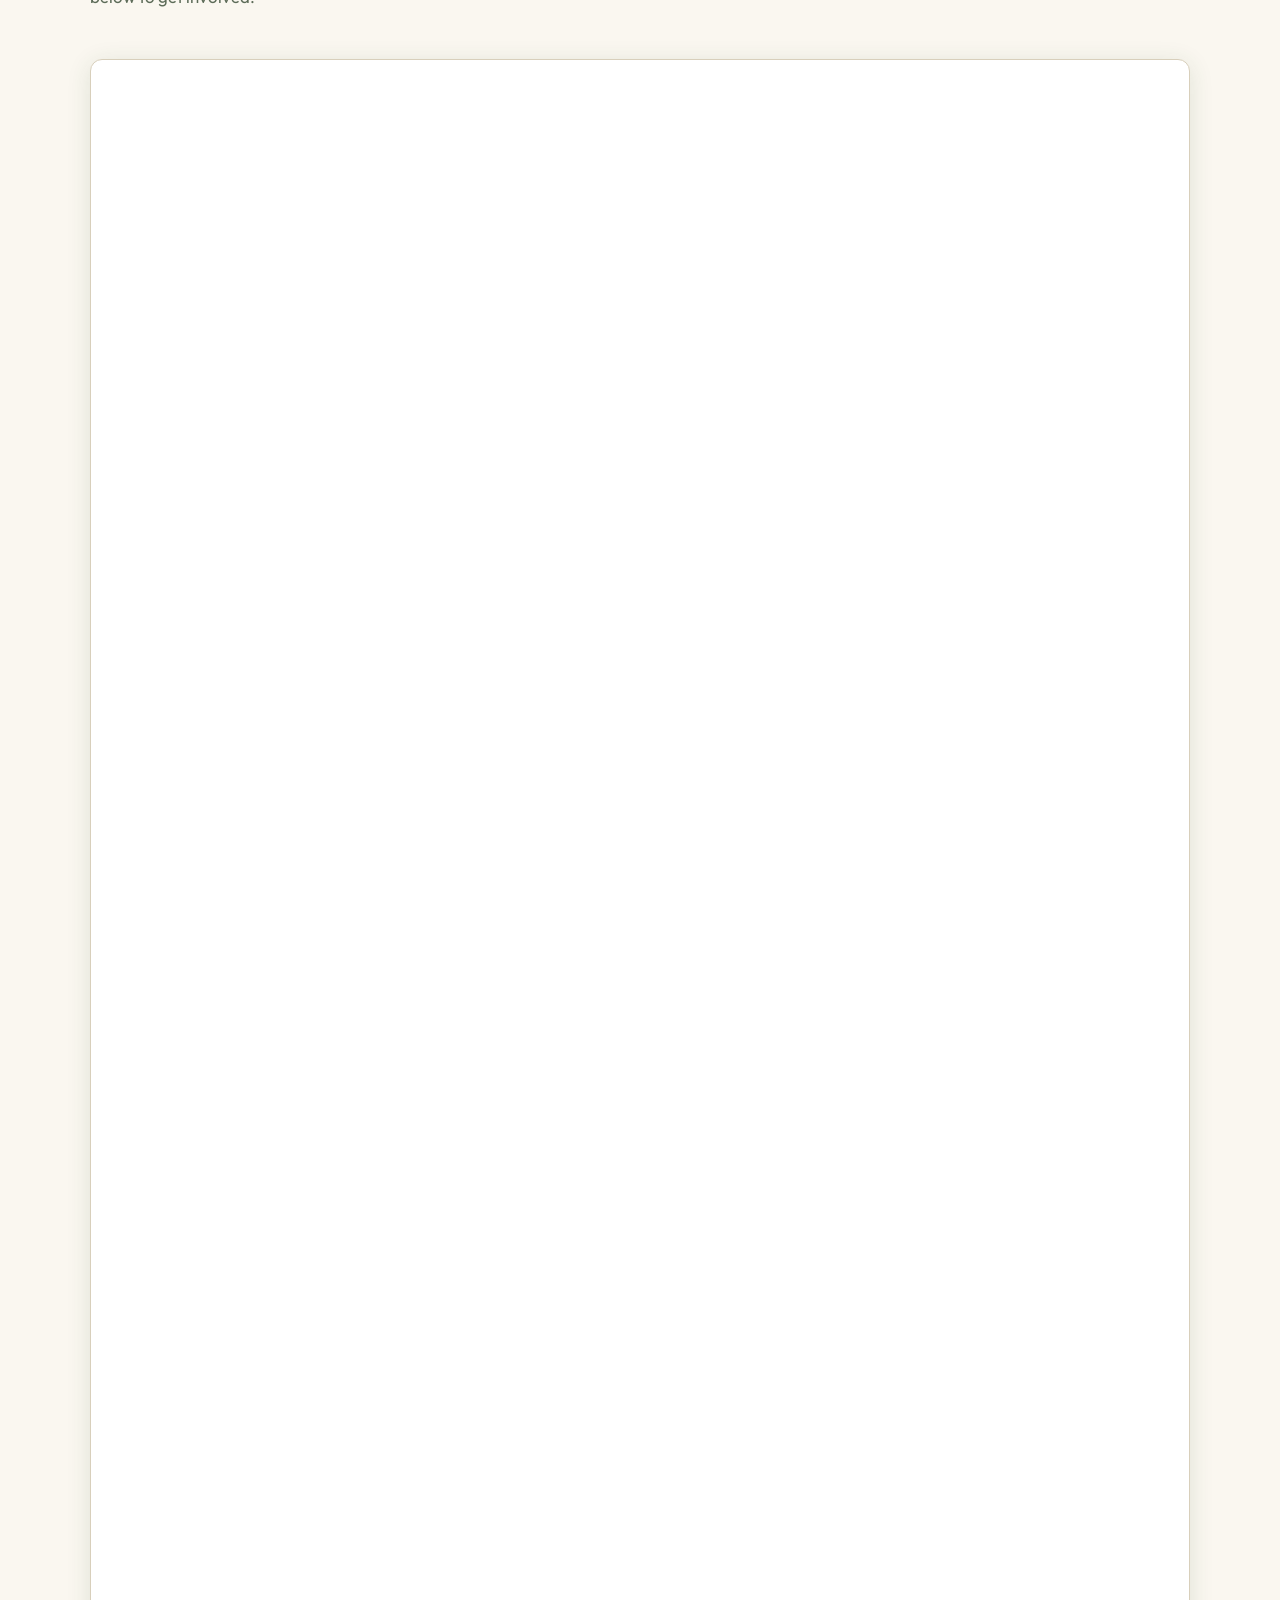
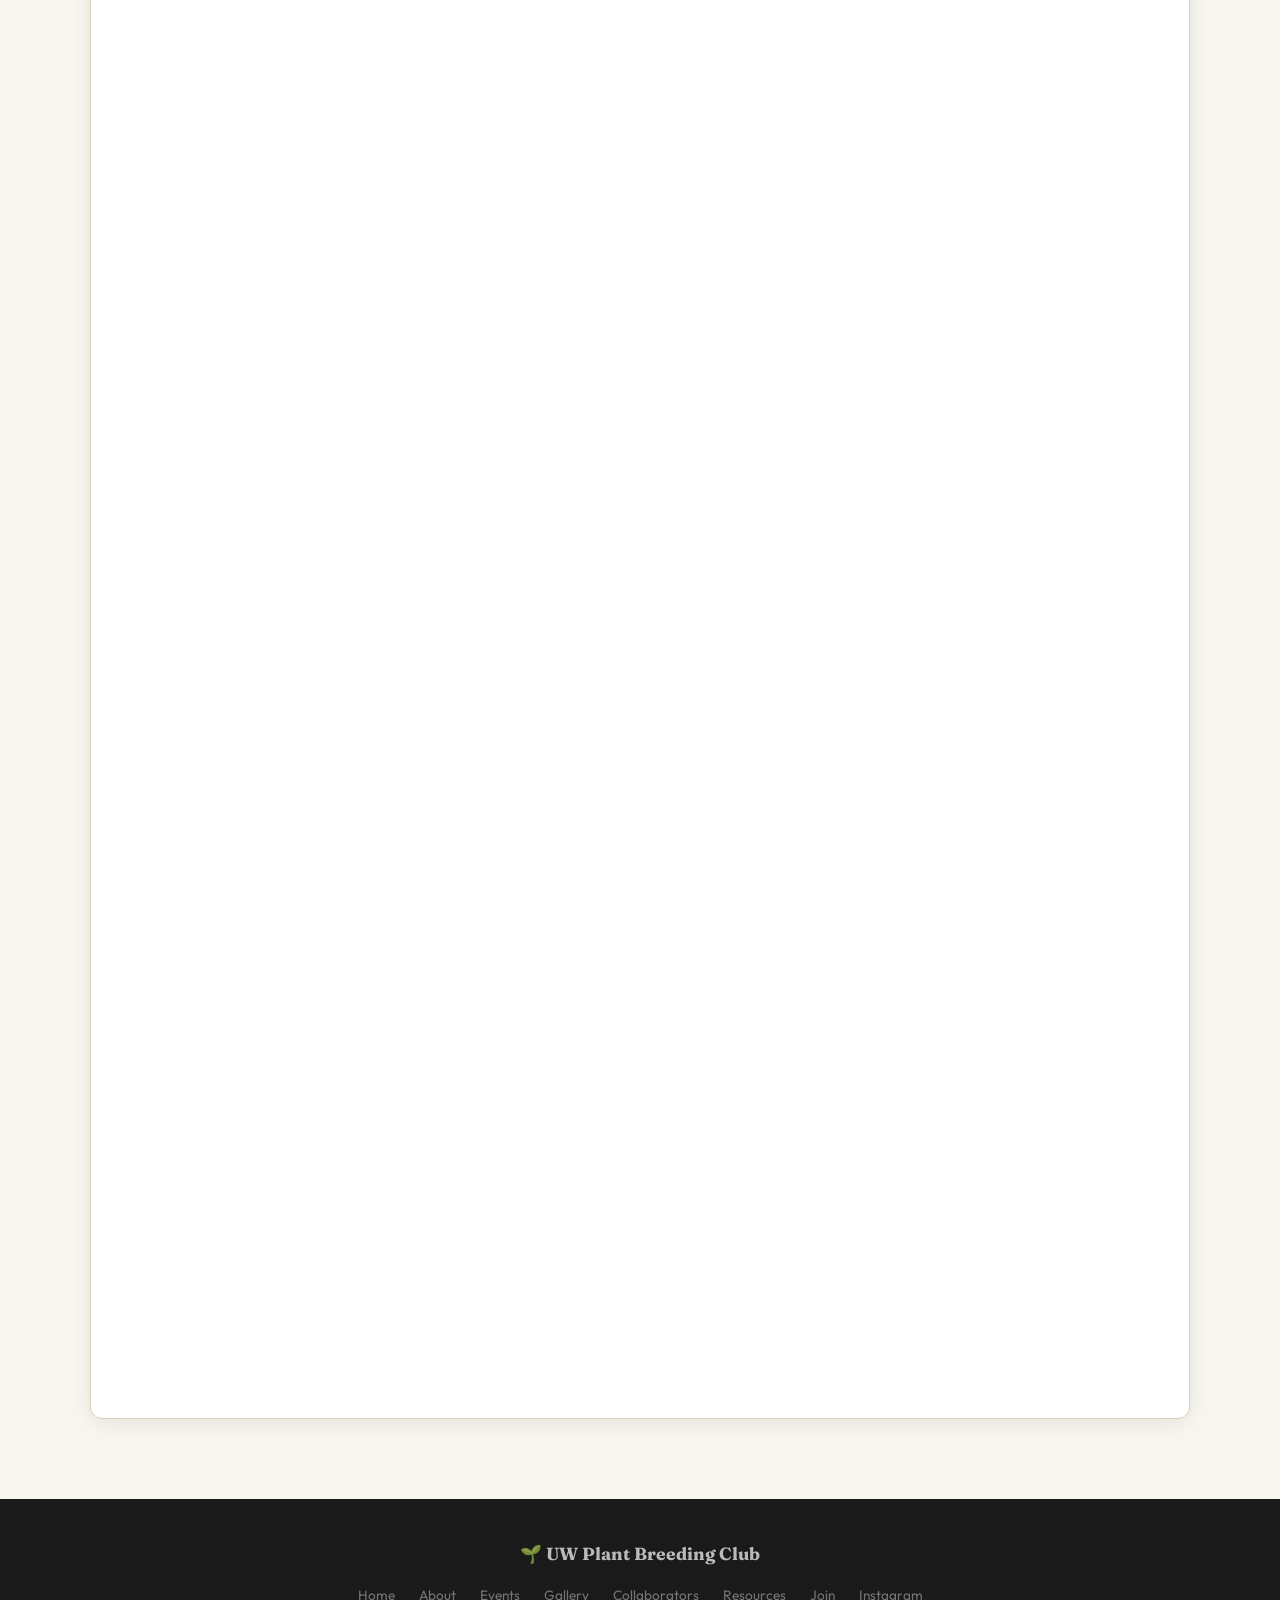
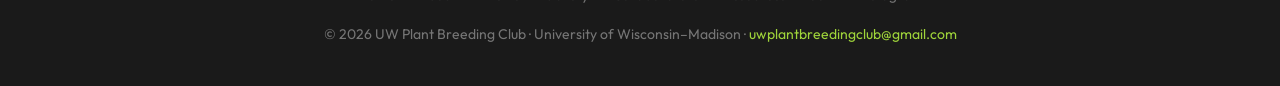
<file: join.html>
<!DOCTYPE html>
<html lang="en">
<head>
  <meta charset="UTF-8" />
  <meta name="viewport" content="width=device-width, initial-scale=1.0" />
  <title>Join — UW Plant Breeding Club</title>
  <meta name="description" content="Interested in joining the UW Plant Breeding Club? Fill out our interest form!" />
  <link rel="stylesheet" href="style.css" />
  <style>
    .form-wrapper {
      background: white;
      border: 1px solid var(--border);
      border-radius: var(--radius);
      overflow: hidden;
      box-shadow: var(--shadow);
    }
    .form-wrapper iframe {
      display: block;
      width: 100%;
      border: none;
    }

    .join-info-grid {
      display: grid;
      grid-template-columns: repeat(auto-fill, minmax(240px, 1fr));
      gap: 1.25rem;
      margin-bottom: 3.5rem;
    }
    .join-info-card {
      background: white;
      border: 1px solid var(--border);
      border-radius: var(--radius);
      padding: 1.5rem;
    }
    .join-info-card .icon { font-size: 1.75rem; margin-bottom: 0.75rem; }
    .join-info-card h4 {
      font-family: var(--font-display);
      font-size: 1.1rem;
      font-weight: 700;
      margin-bottom: 0.35rem;
      color: var(--dark);
    }
    .join-info-card p { font-size: 0.9rem; color: var(--muted); line-height: 1.55; }
  </style>
</head>
<body>

  <!-- ===================== NAV ===================== -->
  <nav class="nav">
    <a href="index.html" class="nav-logo">
      <span class="leaf">🌱</span> Plant Breeding Club
    </a>
    <button class="nav-hamburger" aria-label="Toggle menu">
      <span></span><span></span><span></span>
    </button>
    <ul class="nav-links">
      <li><a href="index.html">Home</a></li>
      <li><a href="about.html">About</a></li>
      <li><a href="events.html">Events</a></li>
      <li><a href="gallery.html">Gallery</a></li>
      <li><a href="collaborators.html">Collaborators</a></li>
      <li><a href="resources.html">Resources</a></li>
      <li><a href="join.html">Join</a></li>
    </ul>
  </nav>

  <!-- ===================== PAGE HEADER ===================== -->
  <div class="page-header">
    <div class="page-header-inner">
      <p class="tag">// Come grow with us</p>
      <h1>Join the Club</h1>
      <p>No dues, no barriers — just fill out the form below and we'll be in touch.</p>
    </div>
  </div>

  <!-- ===================== QUICK INFO ===================== -->
  <section>
    <div class="section-inner">

      <div class="join-info-grid">
        <div class="join-info-card">
          <div class="icon">💸</div>
          <h4>Free to Join</h4>
          <p>No membership dues — ever. The Plant Breeding Club is fully funded through grants and fundraising.</p>
        </div>
        <div class="join-info-card">
          <div class="icon">🎓</div>
          <h4>Who Can Join</h4>
          <p>PBPG graduate students, postdocs, faculty, staff, alumni, and anyone with a genuine interest in plant breeding.</p>
        </div>
        <div class="join-info-card">
          <div class="icon">✅</div>
          <h4>Active Membership</h4>
          <p>Attend 3+ meetings per semester and participate in at least one club activity to become a voting active member.</p>
        </div>
        <div class="join-info-card">
          <div class="icon">📬</div>
          <h4>Stay in the Loop</h4>
          <p>Fill out the form and we'll add you to our mailing list so you never miss an event or announcement.</p>
        </div>
      </div>

      <!-- ===================== INTEREST FORM ===================== -->
      <p class="tag">// Express your interest</p>
      <h2 class="section-title" style="margin-bottom: 1.5rem;">Interest Form</h2>

      <div class="form-wrapper">
        <iframe
          src="https://docs.google.com/forms/d/e/1FAIpQLSdCb9E11iR_gdVNR7tdwJsew9FG7oCWdolzqrprchM2JeasPg/viewform?embedded=true"
          height="2124"
          frameborder="0"
          marginheight="0"
          marginwidth="0"
          style="display: block; width: 100%; border: none;"
          title="PBC Interest Form">
          Loading…
        </iframe>
      </div>

      <!-- ===================== CODING CAFÉ FORM ===================== -->
      <div style="margin-top: 4rem;">
        <p class="tag">// Code together, learn together</p>
        <h2 class="section-title" style="margin-bottom: 0.75rem;">PAS PBC Coding Café</h2>
        <p class="section-intro">
          A collaborative space for plant breeders to work through coding problems together —
          R, Python, or whatever's giving you trouble. Fill out the form below to get involved.
        </p>

        <div class="form-wrapper">
          <iframe
            src="https://docs.google.com/forms/d/e/1FAIpQLSfkD-YWmGm6bxx8Jg87Lp--WdNd0Du7fVAmaj2UJlBHZsv9Lg/viewform?embedded=true"
            height="2958"
            frameborder="0"
            marginheight="0"
            marginwidth="0"
            style="display: block; width: 100%; border: none;"
            title="PAS PBC Coding Café Interest Form">
            Loading…
          </iframe>
        </div>
      </div>

    </div>
  </section>

  <!-- ===================== FOOTER ===================== -->
  <footer>
    <div class="footer-inner">
      <div class="footer-logo">🌱 UW Plant Breeding Club</div>
      <ul class="footer-links">
        <li><a href="index.html">Home</a></li>
        <li><a href="about.html">About</a></li>
        <li><a href="events.html">Events</a></li>
        <li><a href="gallery.html">Gallery</a></li>
        <li><a href="collaborators.html">Collaborators</a></li>
        <li><a href="resources.html">Resources</a></li>
        <li><a href="join.html">Join</a></li>
        <!--UPDATE: replace with your actual Instagram URL -->
        <li><a href="https://instagram.com/uwplantbreedingclub" target="_blank" rel="noopener">Instagram</a></li>
      </ul>
      <p>© 2026 UW Plant Breeding Club · University of Wisconsin–Madison · <a href="mailto:uwplantbreedingclub@gmail.com">uwplantbreedingclub@gmail.com</a></p>
    </div>
  </footer>

  <script src="script.js"></script>
</body>
</html>
</file>
<file: style.css>
/* ============================================================
   UW Plant Breeding Club — Main Stylesheet
   ============================================================ */

@import url('https://fonts.googleapis.com/css2?family=Fraunces:ital,opsz,wght@0,9..144,300..900;1,9..144,300..900&family=Outfit:wght@300;400;500;600&family=DM+Mono:ital,wght@0,400;0,500;1,400&display=swap');

/* ---- Variables ---- */
:root {
  --green:     #2b5328;
  --green-lt:  #3d7a38;
  --lime:      #9fd43a;
  --cream:     #faf7f0;
  --cream-dk:  #f0ead8;
  --dark:      #1a1a1a;
  --muted:     #5c6b58;
  --border:    #d8cfbb;
  --orange:    #d96b2d;

  --font-display: 'Fraunces', serif;
  --font-body:    'Outfit', sans-serif;
  --font-mono:    'DM Mono', monospace;

  --nav-h:  68px;
  --radius: 12px;
  --shadow: 0 4px 24px rgba(43, 83, 40, 0.12);
}

/* ---- Reset ---- */
*, *::before, *::after { box-sizing: border-box; margin: 0; padding: 0; }
html { scroll-behavior: smooth; }

body {
  font-family: var(--font-body);
  background: var(--cream);
  color: var(--dark);
  line-height: 1.65;
  overflow-x: hidden;
}

img { max-width: 100%; display: block; }
a { color: var(--green); text-decoration: none; }
a:hover { text-decoration: underline; }

/* ============================================================
   NAVIGATION
   ============================================================ */

.nav {
  position: sticky;
  top: 0;
  z-index: 100;
  background: var(--green);
  height: var(--nav-h);
  display: flex;
  align-items: center;
  justify-content: space-between;
  padding: 0 2.5rem;
  box-shadow: 0 2px 16px rgba(0, 0, 0, 0.18);
}

.nav-logo {
  font-family: var(--font-display);
  font-weight: 800;
  font-size: 1.25rem;
  color: var(--cream);
  letter-spacing: -0.01em;
  display: flex;
  align-items: center;
  gap: 0.5rem;
  line-height: 1;
}
.nav-logo:hover { text-decoration: none; }
.nav-logo .leaf { font-size: 1.4rem; }

.nav-links {
  display: flex;
  gap: 2.25rem;
  list-style: none;
}

.nav-links a {
  font-family: var(--font-body);
  font-weight: 500;
  font-size: 0.95rem;
  color: rgba(250, 247, 240, 0.78);
  transition: color 0.2s;
  letter-spacing: 0.01em;
}
.nav-links a:hover,
.nav-links a.active {
  color: var(--lime);
  text-decoration: none;
}

/* Hamburger */
.nav-hamburger {
  display: none;
  flex-direction: column;
  gap: 5px;
  cursor: pointer;
  background: none;
  border: none;
  padding: 4px;
}
.nav-hamburger span {
  display: block;
  width: 26px;
  height: 2px;
  background: var(--cream);
  border-radius: 2px;
  transition: all 0.3s;
}
.nav-hamburger.open span:nth-child(1) { transform: translateY(7px) rotate(45deg); }
.nav-hamburger.open span:nth-child(2) { opacity: 0; }
.nav-hamburger.open span:nth-child(3) { transform: translateY(-7px) rotate(-45deg); }

/* ============================================================
   HERO — index.html only
   ============================================================ */

.hero {
  min-height: calc(100vh - var(--nav-h));
  display: flex;
  align-items: center;
  justify-content: center;
  padding: 5rem 2.5rem;
  background: var(--green);
  position: relative;
  overflow: hidden;
}

/* Dotted seed grid background */
.hero-bg {
  position: absolute;
  inset: 0;
  background-image: radial-gradient(circle, rgba(159, 212, 58, 0.2) 1.5px, transparent 1.5px);
  background-size: 30px 30px;
  pointer-events: none;
}

/* Decorative blob */
.hero-blob {
  position: absolute;
  right: -10%;
  top: 50%;
  transform: translateY(-50%);
  width: 55vw;
  max-width: 700px;
  opacity: 0.07;
  pointer-events: none;
}

.hero-content {
  position: relative;
  z-index: 1;
  max-width: 820px;
}

.hero-tag {
  font-family: var(--font-mono);
  font-size: 0.78rem;
  letter-spacing: 0.18em;
  text-transform: uppercase;
  color: var(--lime);
  margin-bottom: 1.5rem;
}

.hero h1 {
  font-family: var(--font-display);
  font-size: clamp(3.2rem, 10vw, 6.5rem);
  font-weight: 800;
  color: var(--cream);
  line-height: 0.95;
  letter-spacing: -0.025em;
  margin-bottom: 1.75rem;
}
.hero h1 em {
  font-style: italic;
  color: var(--lime);
}

.hero-sub {
  font-size: 1.15rem;
  color: rgba(250, 247, 240, 0.65);
  max-width: 480px;
  margin-bottom: 2.75rem;
  line-height: 1.6;
}

.hero-btns {
  display: flex;
  flex-wrap: wrap;
  gap: 0.75rem;
}

.hero-photo-frame {
  margin-top: 5rem;
  max-width: 620px;
  border-radius: var(--radius);
  overflow: hidden;
  border: 4px solid var(--cream);
  box-shadow: 0 20px 50px rgba(0, 0, 0, 0.35);
}

.hero-photo {
  display: block;
  width: 100%;
  height: auto;
  aspect-ratio: 16 / 9;
  object-fit: cover;
}

/* ============================================================
   BUTTONS
   ============================================================ */

.btn {
  display: inline-block;
  padding: 0.85rem 2rem;
  border-radius: 100px;
  font-family: var(--font-body);
  font-weight: 600;
  font-size: 1rem;
  transition: all 0.2s;
  cursor: pointer;
  border: none;
  line-height: 1;
}

.btn-lime {
  background: var(--lime);
  color: var(--dark);
}
.btn-lime:hover {
  background: #b0e04a;
  transform: translateY(-2px);
  box-shadow: 0 8px 24px rgba(159, 212, 58, 0.4);
  text-decoration: none;
}

.btn-outline {
  background: transparent;
  color: var(--cream);
  border: 2px solid rgba(255, 255, 255, 0.35);
}
.btn-outline:hover {
  border-color: var(--lime);
  color: var(--lime);
  text-decoration: none;
  transform: translateY(-2px);
}

.btn-green {
  background: var(--green);
  color: var(--cream);
}
.btn-green:hover {
  background: var(--green-lt);
  transform: translateY(-2px);
  box-shadow: var(--shadow);
  text-decoration: none;
}

/* ============================================================
   PAGE HEADER — about / events / resources pages
   ============================================================ */

.page-header {
  background: var(--green);
  padding: 4.5rem 2.5rem 4rem;
  position: relative;
  overflow: hidden;
}
.page-header::after {
  content: '';
  position: absolute;
  inset: 0;
  background-image: radial-gradient(circle, rgba(159, 212, 58, 0.15) 1.5px, transparent 1.5px);
  background-size: 28px 28px;
  pointer-events: none;
}
.page-header-inner {
  max-width: 1100px;
  margin: 0 auto;
  position: relative;
  z-index: 1;
}
.page-header .tag {
  font-family: var(--font-mono);
  font-size: 0.75rem;
  letter-spacing: 0.18em;
  text-transform: uppercase;
  color: var(--lime);
  margin-bottom: 0.75rem;
}
.page-header h1 {
  font-family: var(--font-display);
  font-size: clamp(2.5rem, 6vw, 4rem);
  font-weight: 800;
  color: var(--cream);
  letter-spacing: -0.025em;
  line-height: 1;
  margin-bottom: 0.85rem;
}
.page-header p {
  color: rgba(250, 247, 240, 0.65);
  font-size: 1.1rem;
  max-width: 520px;
  line-height: 1.6;
}

/* ============================================================
   SECTIONS
   ============================================================ */

section { padding: 5rem 2.5rem; }

.section-inner {
  max-width: 1100px;
  margin: 0 auto;
}

.tag {
  font-family: var(--font-mono);
  font-size: 0.75rem;
  letter-spacing: 0.18em;
  text-transform: uppercase;
  color: var(--muted);
  margin-bottom: 0.75rem;
}

.section-title {
  font-family: var(--font-display);
  font-size: clamp(2rem, 5vw, 3rem);
  font-weight: 700;
  color: var(--dark);
  line-height: 1.05;
  margin-bottom: 1rem;
  letter-spacing: -0.02em;
}

.section-intro {
  font-size: 1.05rem;
  color: var(--muted);
  max-width: 560px;
  margin-bottom: 3rem;
  line-height: 1.65;
}

.section-header {
  display: flex;
  align-items: flex-end;
  justify-content: space-between;
  margin-bottom: 2.5rem;
  flex-wrap: wrap;
  gap: 1rem;
}
.section-header .section-title { margin-bottom: 0; }

/* ============================================================
   CARDS
   ============================================================ */

.card-grid {
  display: grid;
  grid-template-columns: repeat(auto-fill, minmax(300px, 1fr));
  gap: 1.5rem;
}

.card {
  background: white;
  border-radius: var(--radius);
  padding: 1.75rem;
  border: 1px solid var(--border);
  transition: transform 0.22s, box-shadow 0.22s;
}
.card:hover {
  transform: translateY(-5px);
  box-shadow: var(--shadow);
}

.card-badge {
  font-family: var(--font-mono);
  font-size: 0.72rem;
  letter-spacing: 0.12em;
  text-transform: uppercase;
  color: var(--green);
  background: rgba(43, 83, 40, 0.09);
  display: inline-block;
  padding: 0.25rem 0.65rem;
  border-radius: 100px;
  margin-bottom: 1.1rem;
}

.card h3 {
  font-family: var(--font-display);
  font-size: 1.3rem;
  font-weight: 700;
  margin-bottom: 0.55rem;
  color: var(--dark);
  line-height: 1.2;
}

.card p {
  font-size: 0.95rem;
  color: var(--muted);
  line-height: 1.6;
}

.card-meta {
  display: flex;
  align-items: center;
  gap: 0.5rem;
  font-family: var(--font-mono);
  font-size: 0.78rem;
  color: var(--orange);
  margin-top: 1.25rem;
}
.card-meta .dot { color: var(--border); }

/* ============================================================
   CTA BAND
   ============================================================ */

.cta-band {
  background: var(--green);
  padding: 5rem 2.5rem;
  text-align: center;
}
.cta-band .section-title { color: var(--cream); }
.cta-band p { color: rgba(250, 247, 240, 0.65); font-size: 1.05rem; max-width: 480px; margin: 0 auto 2.25rem; }

/* ============================================================
   ABOUT PAGE
   ============================================================ */

.about-grid {
  display: grid;
  grid-template-columns: 1.1fr 0.9fr;
  gap: 5rem;
  align-items: start;
}

.about-body p {
  font-size: 1.05rem;
  color: var(--muted);
  margin-bottom: 1.25rem;
  line-height: 1.7;
}
.about-body p:last-child { margin-bottom: 0; }

.stat-grid {
  display: grid;
  grid-template-columns: 1fr 1fr;
  gap: 1.1rem;
}

.stat-box {
  background: white;
  border: 1px solid var(--border);
  border-radius: var(--radius);
  padding: 1.5rem;
  text-align: center;
}
.stat-num {
  font-family: var(--font-display);
  font-size: 2.5rem;
  font-weight: 800;
  color: var(--green);
  line-height: 1;
}
.stat-label {
  font-size: 0.85rem;
  color: var(--muted);
  margin-top: 0.3rem;
}

.values-grid {
  display: grid;
  grid-template-columns: repeat(auto-fill, minmax(260px, 1fr));
  gap: 1.25rem;
  margin-top: 1rem;
}

.value-card {
  background: white;
  border: 1px solid var(--border);
  border-radius: var(--radius);
  padding: 1.5rem;
}
.value-icon { font-size: 1.75rem; margin-bottom: 0.75rem; }
.value-card h4 {
  font-family: var(--font-display);
  font-size: 1.1rem;
  font-weight: 700;
  margin-bottom: 0.4rem;
  color: var(--dark);
}
.value-card p { font-size: 0.9rem; color: var(--muted); line-height: 1.55; }

/* ============================================================
   EVENTS PAGE
   ============================================================ */

.events-list { display: grid; gap: 1.25rem; }

.event-card {
  background: white;
  border: 1px solid var(--border);
  border-radius: var(--radius);
  padding: 1.75rem 2rem;
  display: grid;
  grid-template-columns: auto 1fr auto;
  gap: 1.75rem;
  align-items: center;
  transition: transform 0.2s, box-shadow 0.2s;
}
.event-card:hover {
  transform: translateX(4px);
  box-shadow: var(--shadow);
}

.event-date-box {
  text-align: center;
  background: var(--green);
  color: var(--cream);
  border-radius: 10px;
  padding: 0.75rem 1rem;
  min-width: 64px;
}
.event-month {
  font-family: var(--font-mono);
  font-size: 0.68rem;
  letter-spacing: 0.12em;
  text-transform: uppercase;
  color: var(--lime);
  line-height: 1;
}
.event-day {
  font-family: var(--font-display);
  font-size: 2rem;
  font-weight: 800;
  line-height: 1.1;
}

.event-info h3 {
  font-family: var(--font-display);
  font-size: 1.2rem;
  font-weight: 700;
  color: var(--dark);
  margin-bottom: 0.3rem;
}
.event-info p { font-size: 0.9rem; color: var(--muted); line-height: 1.5; }
.event-meta {
  display: flex;
  gap: 1rem;
  margin-top: 0.5rem;
  font-family: var(--font-mono);
  font-size: 0.75rem;
  color: var(--muted);
}
.event-type-badge {
  display: inline-block;
  font-family: var(--font-mono);
  font-size: 0.68rem;
  letter-spacing: 0.1em;
  text-transform: uppercase;
  padding: 0.2rem 0.55rem;
  border-radius: 100px;
  background: rgba(43, 83, 40, 0.09);
  color: var(--green);
}

/* Holds the "View in Calendar" button and, when a matching poster was
   found in Drive, a second "View Poster" button stacked beneath it. */
.event-actions {
  display: flex;
  flex-direction: column;
  gap: 0.6rem;
}

/* ============================================================
   RESOURCES PAGE
   ============================================================ */

.resources-section { padding: 3.5rem 2.5rem; }
.resources-section + .resources-section { padding-top: 0; }

.resource-group { margin-bottom: 3rem; }
.resource-group-title {
  font-family: var(--font-display);
  font-size: 1.5rem;
  font-weight: 700;
  color: var(--dark);
  margin-bottom: 1.1rem;
  display: flex;
  align-items: center;
  gap: 0.5rem;
}

.resource-list { display: grid; gap: 0.85rem; }

.resource-item {
  background: white;
  border: 1px solid var(--border);
  border-radius: var(--radius);
  padding: 1.1rem 1.5rem;
  display: flex;
  align-items: center;
  gap: 1.1rem;
  transition: all 0.2s;
  text-decoration: none;
}
.resource-item:hover {
  border-color: var(--green);
  box-shadow: var(--shadow);
  transform: translateX(5px);
  text-decoration: none;
}
.resource-icon { font-size: 1.4rem; flex-shrink: 0; }
.resource-text h4 {
  font-size: 0.95rem;
  font-weight: 600;
  color: var(--dark);
  margin-bottom: 0.15rem;
}
.resource-text p { font-size: 0.85rem; color: var(--muted); line-height: 1.4; }
.resource-arrow {
  margin-left: auto;
  color: var(--muted);
  font-size: 1.1rem;
  flex-shrink: 0;
  transition: transform 0.2s, color 0.2s;
}
.resource-item:hover .resource-arrow {
  transform: translateX(3px);
  color: var(--green);
}

/* ============================================================
   FOOTER
   ============================================================ */

footer {
  background: var(--dark);
  color: rgba(255, 255, 255, 0.4);
  padding: 2.5rem 2.5rem;
  text-align: center;
  font-size: 0.875rem;
}
footer a { color: var(--lime); }
footer a:hover { color: #b0e04a; }
.footer-inner { max-width: 1100px; margin: 0 auto; }
.footer-logo {
  font-family: var(--font-display);
  font-size: 1.1rem;
  font-weight: 700;
  color: rgba(255, 255, 255, 0.7);
  margin-bottom: 0.5rem;
}
.footer-links {
  display: flex;
  justify-content: center;
  gap: 1.5rem;
  list-style: none;
  margin: 1rem 0;
  flex-wrap: wrap;
}
.footer-links a { color: rgba(255, 255, 255, 0.4); font-size: 0.85rem; }
.footer-links a:hover { color: var(--lime); }

/* ============================================================
   DIVIDER
   ============================================================ */

hr {
  border: none;
  border-top: 1px solid var(--border);
  margin: 0;
}

/* ============================================================
   RESPONSIVE
   ============================================================ */

@media (max-width: 768px) {
  .nav { padding: 0 1.5rem; }

  .nav-links {
    display: none;
    flex-direction: column;
    position: absolute;
    top: var(--nav-h);
    left: 0;
    right: 0;
    background: var(--green);
    padding: 1.25rem 1.5rem 1.75rem;
    gap: 1.1rem;
    box-shadow: 0 8px 24px rgba(0, 0, 0, 0.15);
  }
  .nav-links.open { display: flex; }
  .nav-hamburger { display: flex; }

  section { padding: 3.5rem 1.5rem; }
  .page-header { padding: 3rem 1.5rem 2.75rem; }

  .hero { padding: 3.5rem 1.5rem; min-height: auto; }
  .hero h1 { font-size: clamp(2.8rem, 14vw, 5rem); }
  .hero-photo-frame { margin-top: 3rem; }

  .about-grid { grid-template-columns: 1fr; gap: 2.5rem; }

  .event-card {
    grid-template-columns: auto 1fr;
    grid-template-rows: auto auto;
  }
  .event-card .btn { grid-column: 2; }
  .event-card .event-actions { grid-column: 2; }

  .resource-item { flex-wrap: wrap; }
  .resource-arrow { display: none; }
}
</file>
